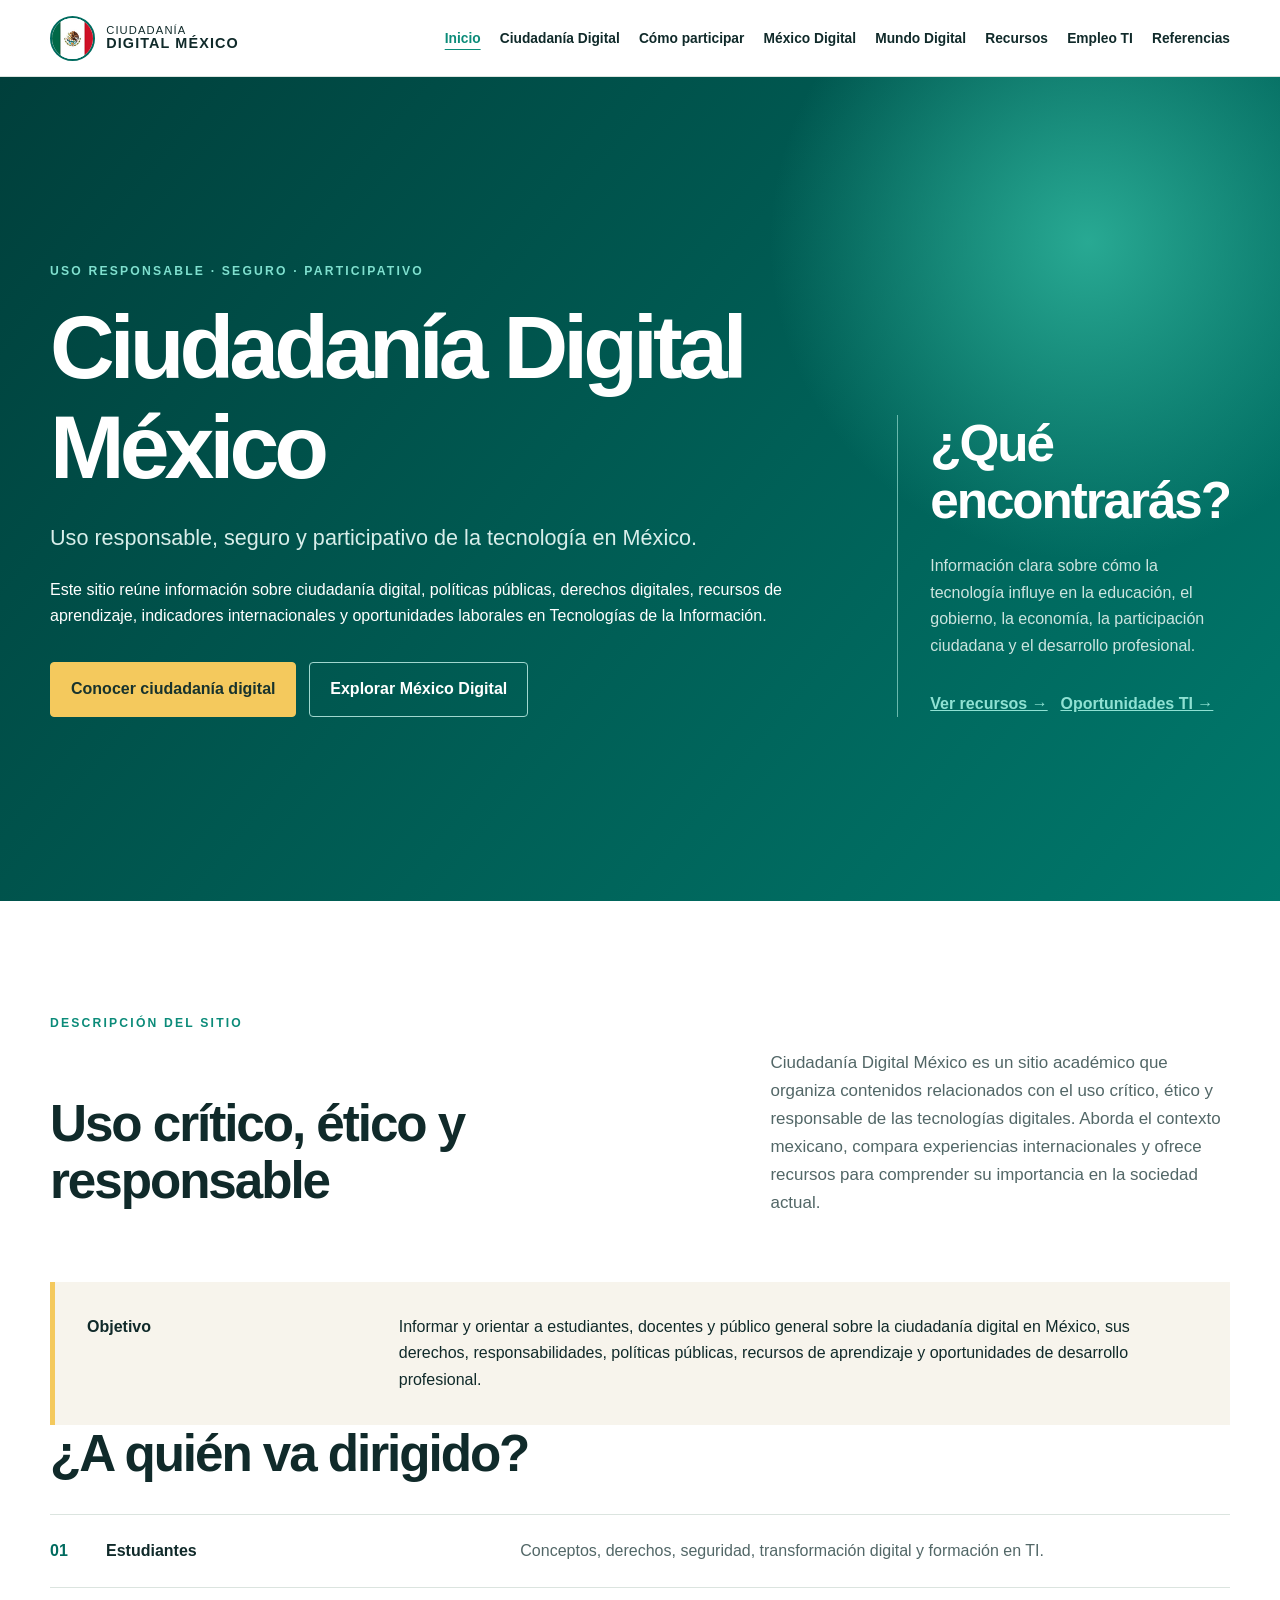
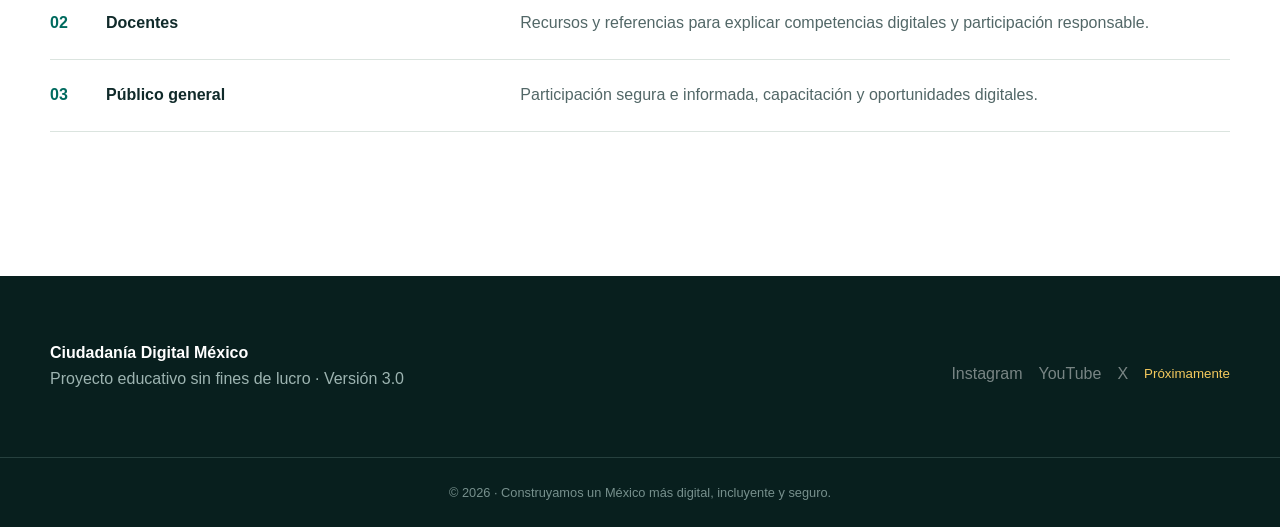
<file: src/index.html>
<!doctype html><html lang="es"><head><meta charset="utf-8"><meta name="viewport" content="width=device-width,initial-scale=1"><meta name="description" content="Uso responsable, seguro y participativo de la tecnología en México"><title>Ciudadanía Digital México</title><link rel="stylesheet" href="styles.css"><script src="site.js" defer></script></head><body><a class="skip-link" href="#contenido">Saltar al contenido</a><header id="site-header"></header><main id="contenido"><section class="hero"><div class="container hero-grid"><div><p class="eyebrow">Uso responsable · Seguro · Participativo</p><h1>Ciudadanía Digital México</h1><p class="lead">Uso responsable, seguro y participativo de la tecnología en México.</p><p>Este sitio reúne información sobre ciudadanía digital, políticas públicas, derechos digitales, recursos de aprendizaje, indicadores internacionales y oportunidades laborales en Tecnologías de la Información.</p><div class="actions"><a class="button" href="pages/ciudadania-digital.html">Conocer ciudadanía digital</a><a class="button button-ghost" href="pages/mexico-digital.html">Explorar México Digital</a></div></div><aside class="hero-card"><h2>¿Qué encontrarás?</h2><p>Información clara sobre cómo la tecnología influye en la educación, el gobierno, la economía, la participación ciudadana y el desarrollo profesional.</p><div class="actions"><a class="text-link" href="pages/recursos.html">Ver recursos →</a><a class="text-link" href="pages/empleo-ti.html">Oportunidades TI →</a></div></aside></div></section><section class="section"><div class="container"><p class="eyebrow">Descripción del sitio</p><div class="section-heading"><h2>Uso crítico, ético y responsable</h2><p>Ciudadanía Digital México es un sitio académico que organiza contenidos relacionados con el uso crítico, ético y responsable de las tecnologías digitales. Aborda el contexto mexicano, compara experiencias internacionales y ofrece recursos para comprender su importancia en la sociedad actual.</p></div><div class="callout"><strong>Objetivo</strong><p>Informar y orientar a estudiantes, docentes y público general sobre la ciudadanía digital en México, sus derechos, responsabilidades, políticas públicas, recursos de aprendizaje y oportunidades de desarrollo profesional.</p></div><h2>¿A quién va dirigido?</h2><ol class="academic-route"><li><a href="pages/ciudadania-digital.html"><strong>Estudiantes</strong><span>Conceptos, derechos, seguridad, transformación digital y formación en TI.</span></a></li><li><a href="pages/recursos.html"><strong>Docentes</strong><span>Recursos y referencias para explicar competencias digitales y participación responsable.</span></a></li><li><a href="pages/mexico-digital.html"><strong>Público general</strong><span>Participación segura e informada, capacitación y oportunidades digitales.</span></a></li></ol></div></section></main><footer id="site-footer"></footer></body></html>
</file>
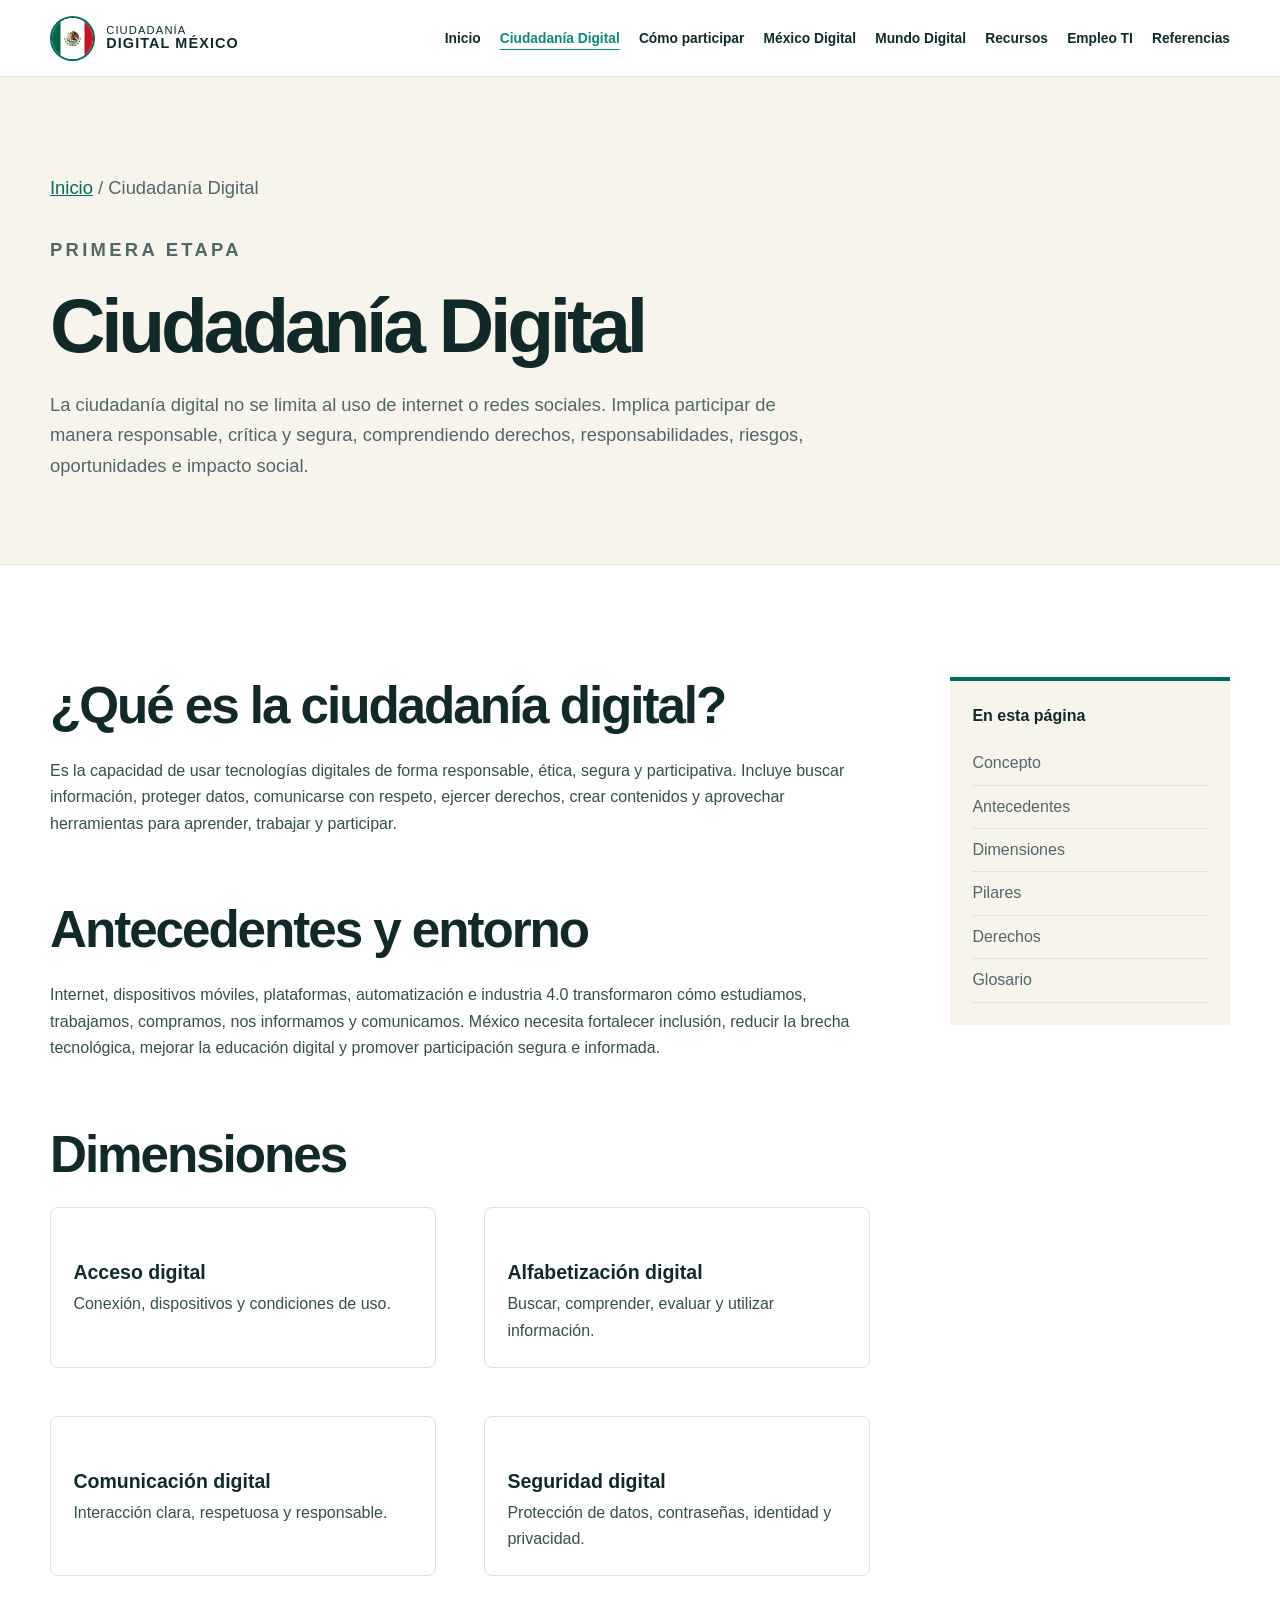
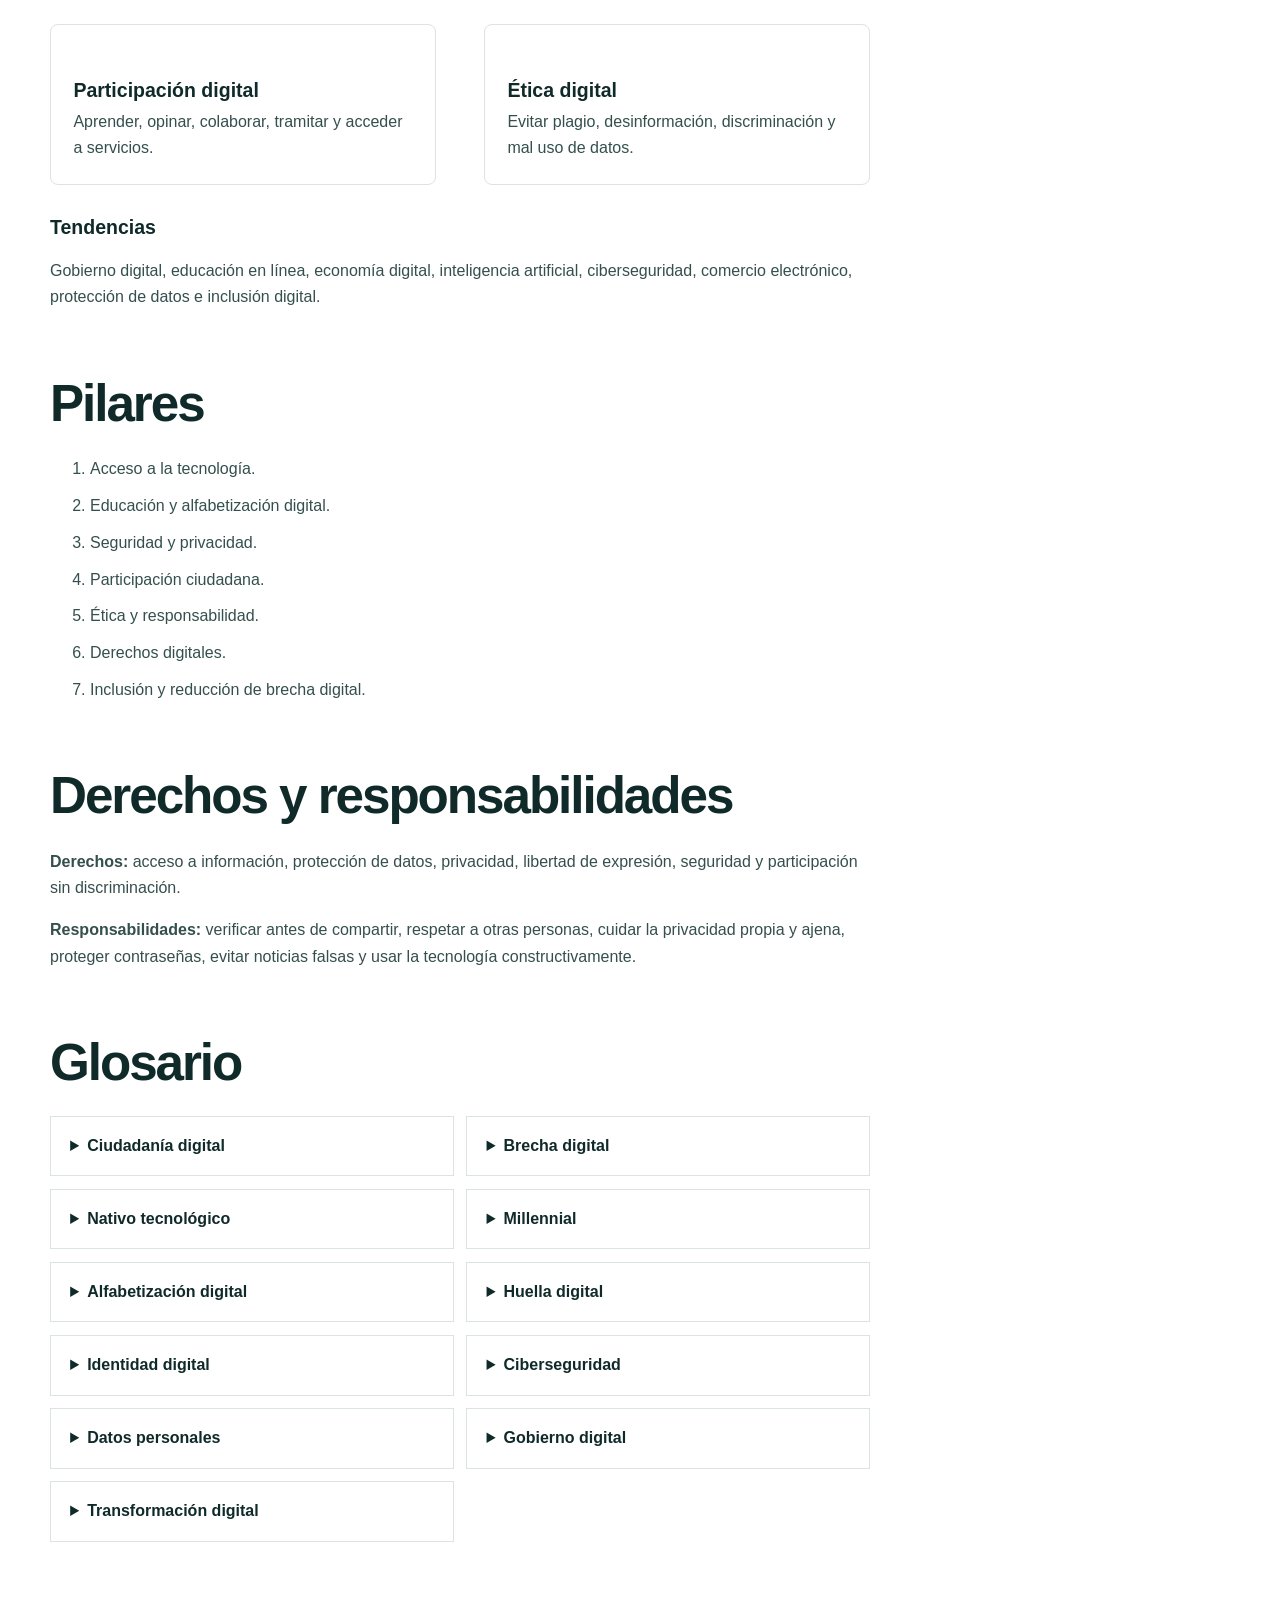
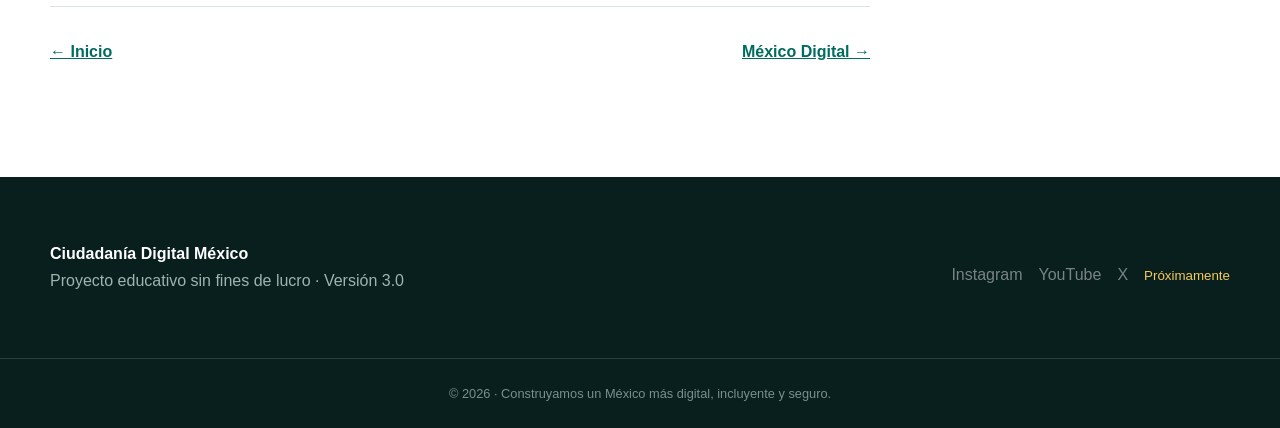
<file: src/pages/ciudadania-digital.html>
<!doctype html><html lang="es"><head><meta charset="utf-8"><meta name="viewport" content="width=device-width,initial-scale=1"><title>Ciudadanía Digital</title><link rel="stylesheet" href="../styles.css"><script src="../site.js" defer></script></head><body><a class="skip-link" href="#contenido">Saltar al contenido</a><header id="site-header"></header><main id="contenido"><section class="page-hero"><div class="container"><p class="breadcrumbs"><a href="../index.html">Inicio</a> / Ciudadanía Digital</p><p class="eyebrow">Primera etapa</p><h1>Ciudadanía Digital</h1><p>La ciudadanía digital no se limita al uso de internet o redes sociales. Implica participar de manera responsable, crítica y segura, comprendiendo derechos, responsabilidades, riesgos, oportunidades e impacto social.</p></div></section><section class="section"><div class="container content-layout"><article class="article"><h2 id="concepto">¿Qué es la ciudadanía digital?</h2><p>Es la capacidad de usar tecnologías digitales de forma responsable, ética, segura y participativa. Incluye buscar información, proteger datos, comunicarse con respeto, ejercer derechos, crear contenidos y aprovechar herramientas para aprender, trabajar y participar.</p><h2 id="antecedentes">Antecedentes y entorno</h2><p>Internet, dispositivos móviles, plataformas, automatización e industria 4.0 transformaron cómo estudiamos, trabajamos, compramos, nos informamos y comunicamos. México necesita fortalecer inclusión, reducir la brecha tecnológica, mejorar la educación digital y promover participación segura e informada.</p><h2 id="dimensiones">Dimensiones</h2><div class="grid two compact"><div class="card"><h3>Acceso digital</h3><p>Conexión, dispositivos y condiciones de uso.</p></div><div class="card"><h3>Alfabetización digital</h3><p>Buscar, comprender, evaluar y utilizar información.</p></div><div class="card"><h3>Comunicación digital</h3><p>Interacción clara, respetuosa y responsable.</p></div><div class="card"><h3>Seguridad digital</h3><p>Protección de datos, contraseñas, identidad y privacidad.</p></div><div class="card"><h3>Participación digital</h3><p>Aprender, opinar, colaborar, tramitar y acceder a servicios.</p></div><div class="card"><h3>Ética digital</h3><p>Evitar plagio, desinformación, discriminación y mal uso de datos.</p></div></div><h3>Tendencias</h3><p>Gobierno digital, educación en línea, economía digital, inteligencia artificial, ciberseguridad, comercio electrónico, protección de datos e inclusión digital.</p><h2 id="pilares">Pilares</h2><ol><li>Acceso a la tecnología.</li><li>Educación y alfabetización digital.</li><li>Seguridad y privacidad.</li><li>Participación ciudadana.</li><li>Ética y responsabilidad.</li><li>Derechos digitales.</li><li>Inclusión y reducción de brecha digital.</li></ol><h2 id="derechos">Derechos y responsabilidades</h2><p><strong>Derechos:</strong> acceso a información, protección de datos, privacidad, libertad de expresión, seguridad y participación sin discriminación.</p><p><strong>Responsabilidades:</strong> verificar antes de compartir, respetar a otras personas, cuidar la privacidad propia y ajena, proteger contraseñas, evitar noticias falsas y usar la tecnología constructivamente.</p><h2 id="glosario">Glosario</h2><div class="glossary"><details><summary>Ciudadanía digital</summary><p>Participación responsable, segura y crítica en entornos digitales.</p></details><details><summary>Brecha digital</summary><p>Desigualdad de acceso y habilidades tecnológicas.</p></details><details><summary>Nativo tecnológico</summary><p>Persona que creció con tecnología digital cotidiana.</p></details><details><summary>Millennial</summary><p>Generación que vivió la transición hacia internet.</p></details><details><summary>Alfabetización digital</summary><p>Utilizar, comprender, evaluar y crear información digital.</p></details><details><summary>Huella digital</summary><p>Rastro dejado al navegar e interactuar.</p></details><details><summary>Identidad digital</summary><p>Datos, perfiles y acciones que representan a una persona.</p></details><details><summary>Ciberseguridad</summary><p>Protección de sistemas, información e identidad.</p></details><details><summary>Datos personales</summary><p>Información que permite identificar a una persona.</p></details><details><summary>Gobierno digital</summary><p>Tecnología para mejorar trámites y servicios.</p></details><details><summary>Transformación digital</summary><p>Adopción tecnológica para mejorar procesos y participación.</p></details></div><div class="next-page"><a href="../index.html">← Inicio</a><a href="mexico-digital.html">México Digital →</a></div></article><aside class="side-nav"><strong>En esta página</strong><a href="#concepto">Concepto</a><a href="#antecedentes">Antecedentes</a><a href="#dimensiones">Dimensiones</a><a href="#pilares">Pilares</a><a href="#derechos">Derechos</a><a href="#glosario">Glosario</a></aside></div></section></main><footer id="site-footer"></footer></body></html>
</file>
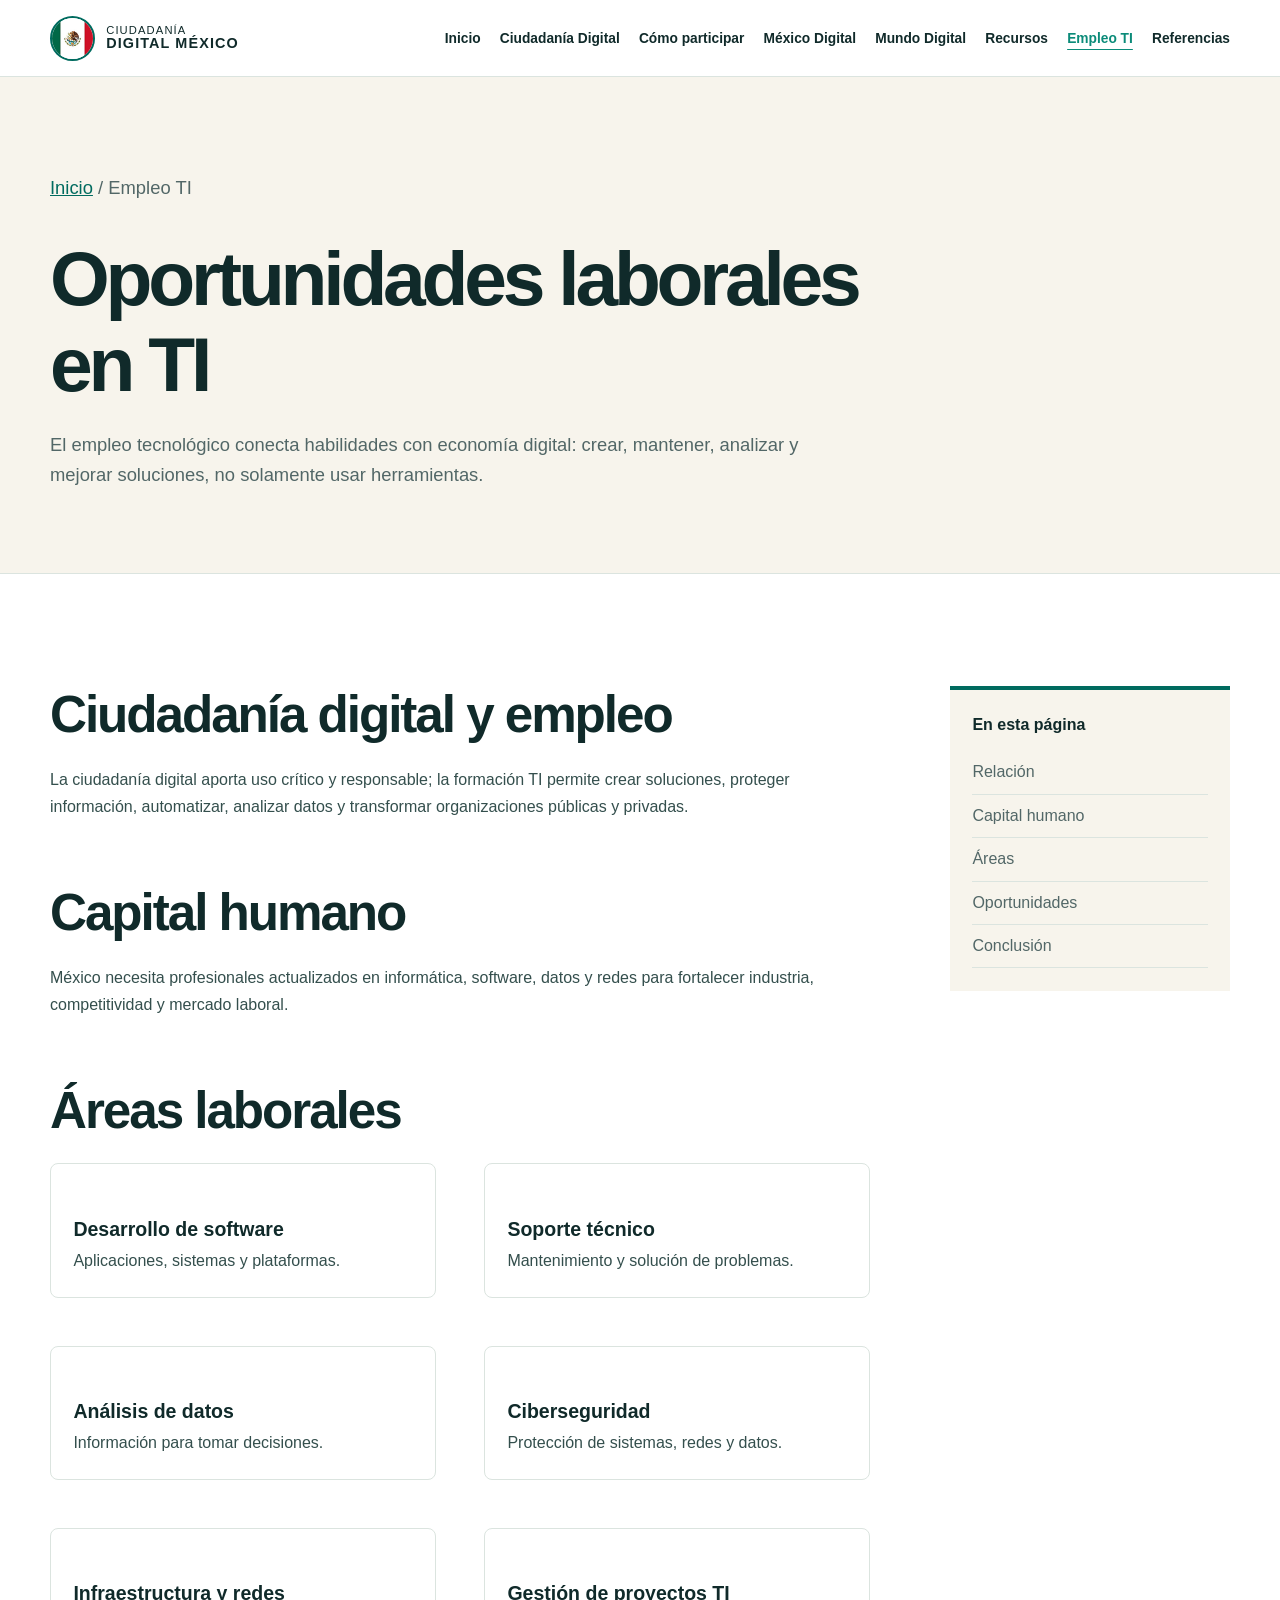
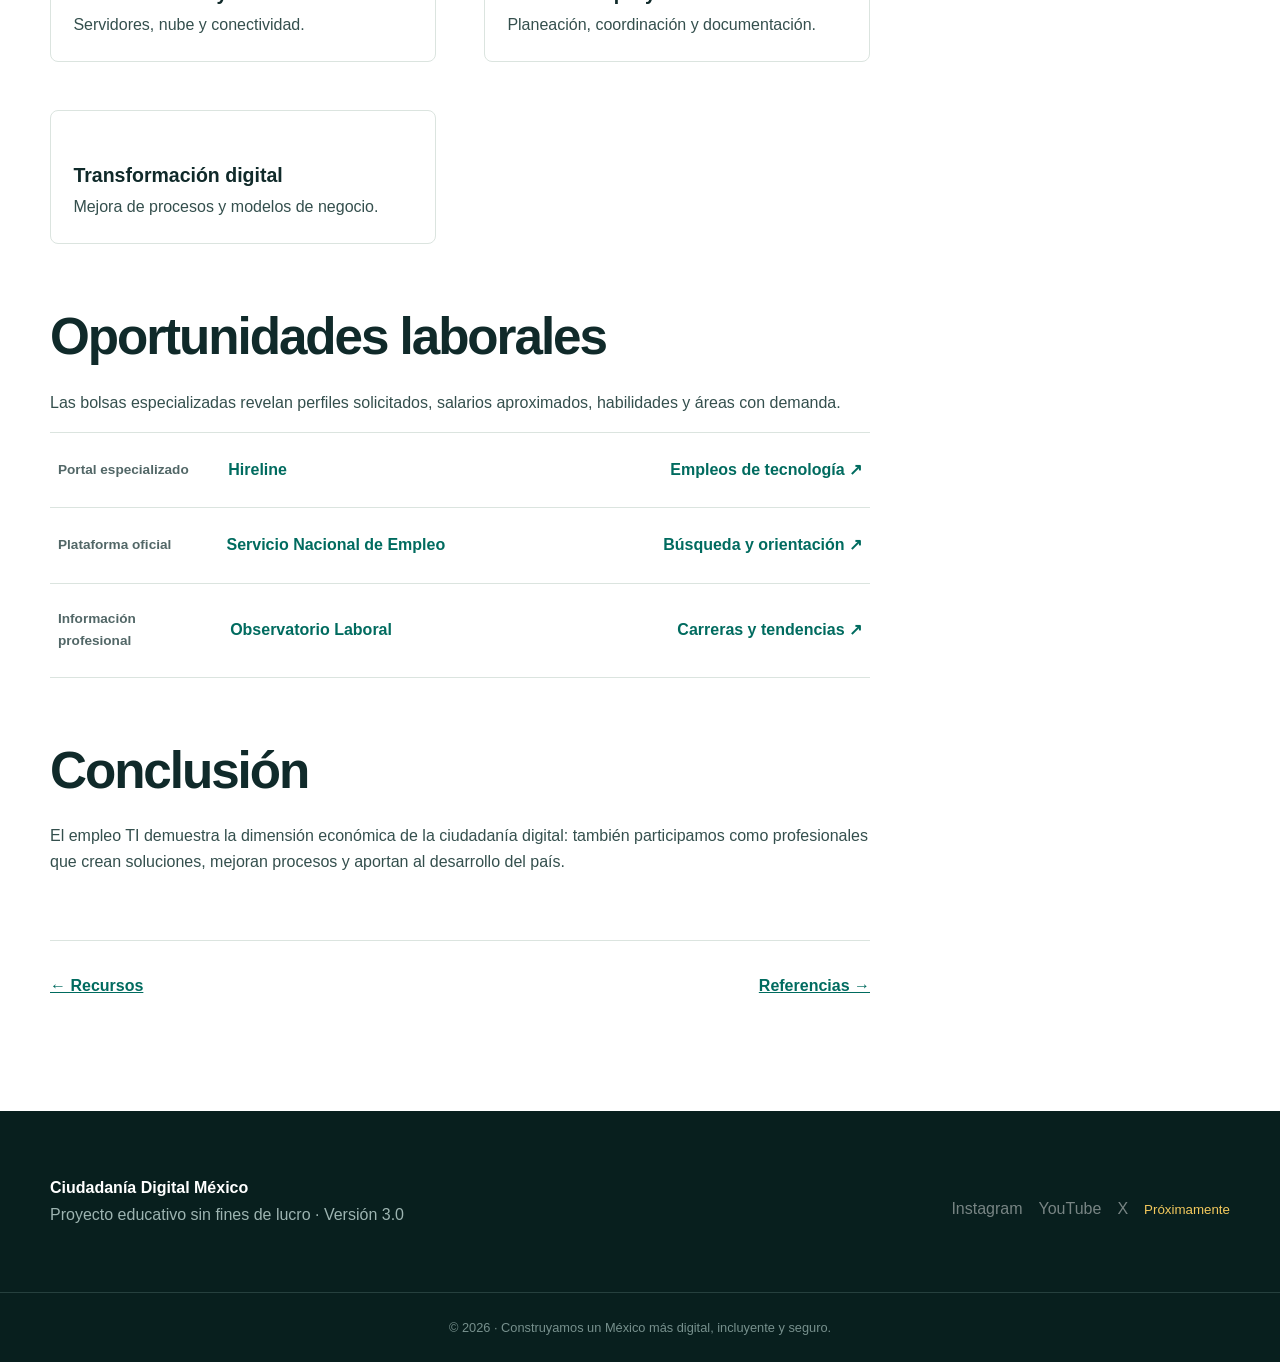
<file: src/pages/empleo-ti.html>
<!doctype html><html lang="es"><head><meta charset="utf-8"><meta name="viewport" content="width=device-width,initial-scale=1"><title>Oportunidades laborales en TI</title><link rel="stylesheet" href="../styles.css"><script src="../site.js" defer></script></head><body><a class="skip-link" href="#contenido">Saltar al contenido</a><header id="site-header"></header><main id="contenido"><section class="page-hero"><div class="container"><p class="breadcrumbs"><a href="../index.html">Inicio</a> / Empleo TI</p><h1>Oportunidades laborales en TI</h1><p>El empleo tecnológico conecta habilidades con economía digital: crear, mantener, analizar y mejorar soluciones, no solamente usar herramientas.</p></div></section><section class="section"><div class="container content-layout"><article class="article"><h2 id="relacion">Ciudadanía digital y empleo</h2><p>La ciudadanía digital aporta uso crítico y responsable; la formación TI permite crear soluciones, proteger información, automatizar, analizar datos y transformar organizaciones públicas y privadas.</p><h2 id="capital">Capital humano</h2><p>México necesita profesionales actualizados en informática, software, datos y redes para fortalecer industria, competitividad y mercado laboral.</p><h2 id="areas">Áreas laborales</h2><div class="grid two compact"><div class="card"><h3>Desarrollo de software</h3><p>Aplicaciones, sistemas y plataformas.</p></div><div class="card"><h3>Soporte técnico</h3><p>Mantenimiento y solución de problemas.</p></div><div class="card"><h3>Análisis de datos</h3><p>Información para tomar decisiones.</p></div><div class="card"><h3>Ciberseguridad</h3><p>Protección de sistemas, redes y datos.</p></div><div class="card"><h3>Infraestructura y redes</h3><p>Servidores, nube y conectividad.</p></div><div class="card"><h3>Gestión de proyectos TI</h3><p>Planeación, coordinación y documentación.</p></div><div class="card"><h3>Transformación digital</h3><p>Mejora de procesos y modelos de negocio.</p></div></div><h2 id="oportunidades">Oportunidades laborales</h2><p>Las bolsas especializadas revelan perfiles solicitados, salarios aproximados, habilidades y áreas con demanda.</p><div class="resource-list"><a target="_blank" rel="noopener" href="https://hireline.io/mx/empleos"><span>Portal especializado</span><strong>Hireline</strong><em>Empleos de tecnología ↗</em></a><a target="_blank" rel="noopener" href="https://www.empleo.gob.mx/"><span>Plataforma oficial</span><strong>Servicio Nacional de Empleo</strong><em>Búsqueda y orientación ↗</em></a><a target="_blank" rel="noopener" href="https://www.observatoriolaboral.gob.mx/"><span>Información profesional</span><strong>Observatorio Laboral</strong><em>Carreras y tendencias ↗</em></a></div><h2 id="conclusion">Conclusión</h2><p>El empleo TI demuestra la dimensión económica de la ciudadanía digital: también participamos como profesionales que crean soluciones, mejoran procesos y aportan al desarrollo del país.</p><div class="next-page"><a href="recursos.html">← Recursos</a><a href="referencias.html">Referencias →</a></div></article><aside class="side-nav"><strong>En esta página</strong><a href="#relacion">Relación</a><a href="#capital">Capital humano</a><a href="#areas">Áreas</a><a href="#oportunidades">Oportunidades</a><a href="#conclusion">Conclusión</a></aside></div></section></main><footer id="site-footer"></footer></body></html>
</file>
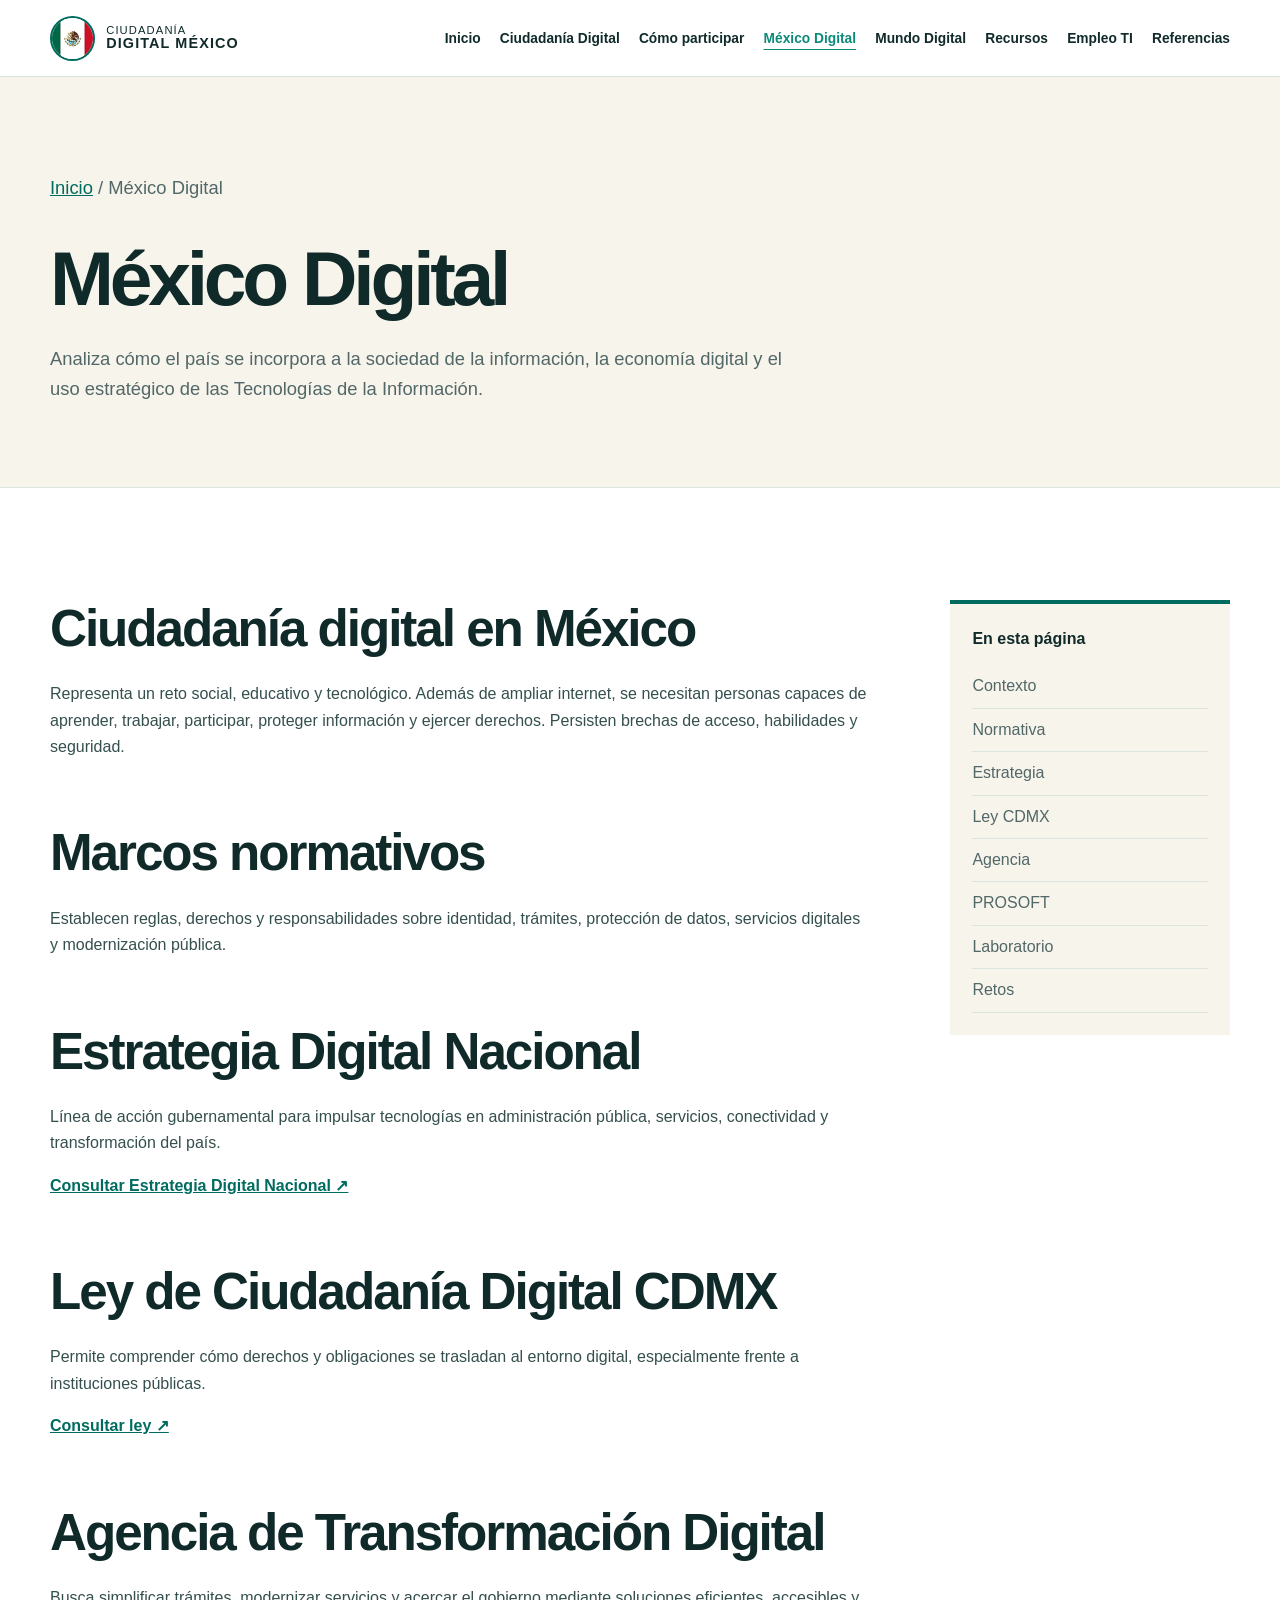
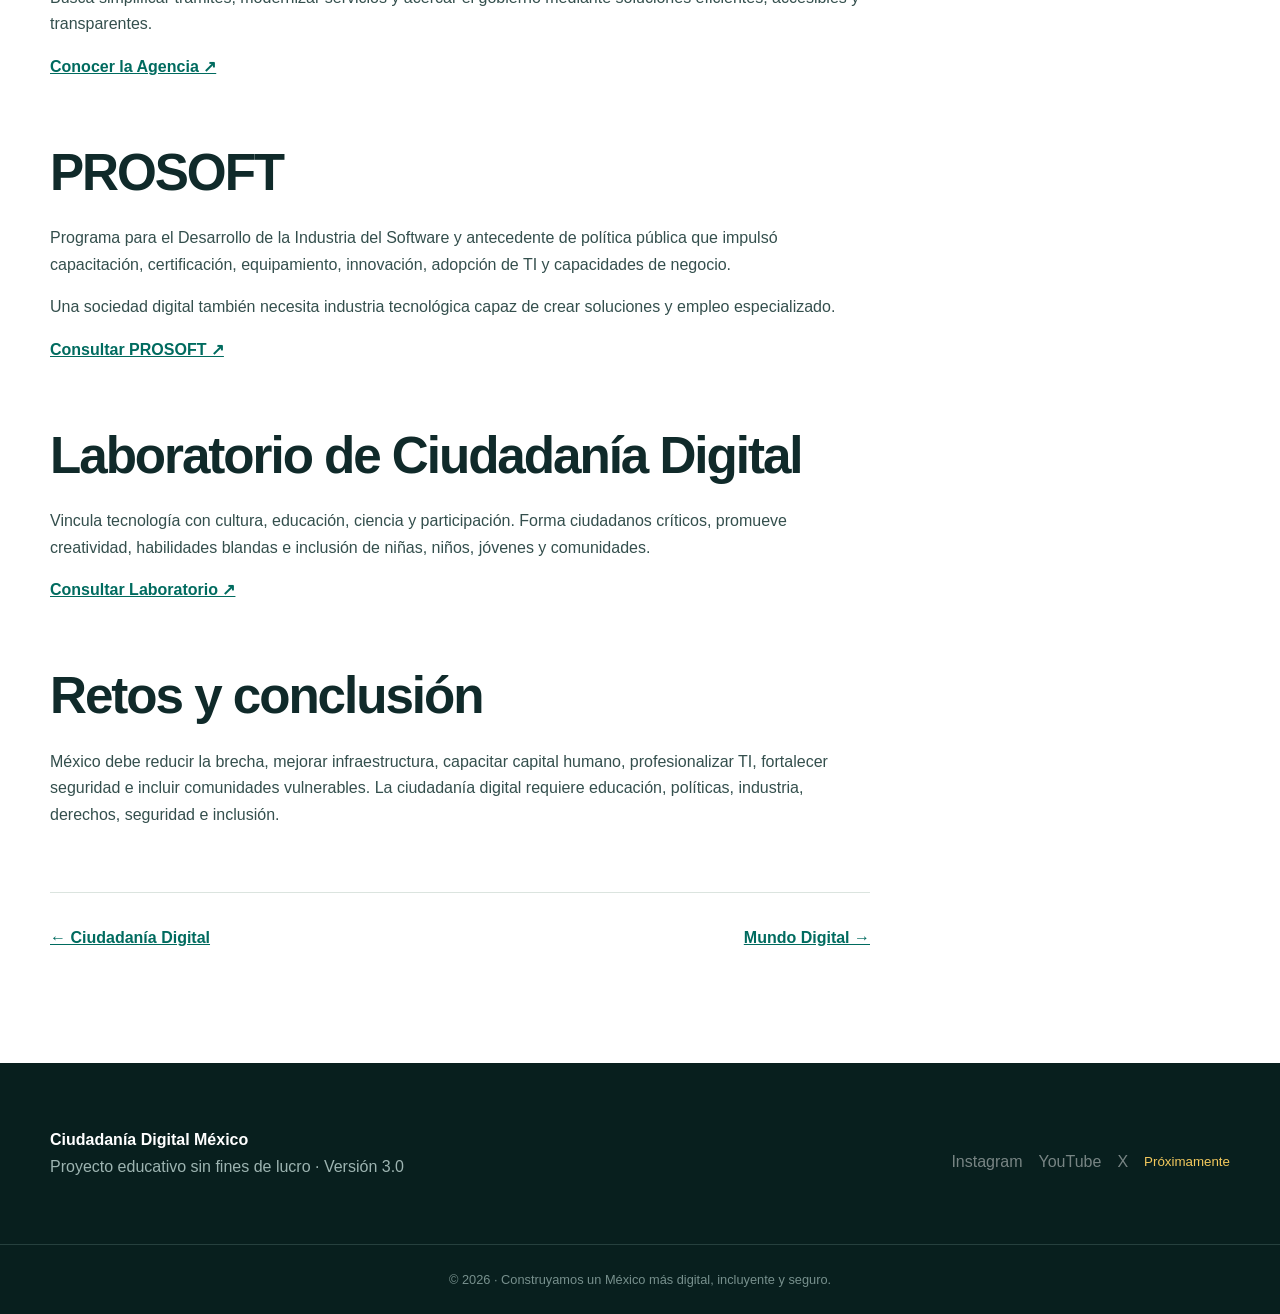
<file: src/pages/mexico-digital.html>
<!doctype html><html lang="es"><head><meta charset="utf-8"><meta name="viewport" content="width=device-width,initial-scale=1"><title>México Digital</title><link rel="stylesheet" href="../styles.css"><script src="../site.js" defer></script></head><body><a class="skip-link" href="#contenido">Saltar al contenido</a><header id="site-header"></header><main id="contenido"><section class="page-hero"><div class="container"><p class="breadcrumbs"><a href="../index.html">Inicio</a> / México Digital</p><h1>México Digital</h1><p>Analiza cómo el país se incorpora a la sociedad de la información, la economía digital y el uso estratégico de las Tecnologías de la Información.</p></div></section><section class="section"><div class="container content-layout"><article class="article"><h2 id="contexto">Ciudadanía digital en México</h2><p>Representa un reto social, educativo y tecnológico. Además de ampliar internet, se necesitan personas capaces de aprender, trabajar, participar, proteger información y ejercer derechos. Persisten brechas de acceso, habilidades y seguridad.</p><h2 id="marcos">Marcos normativos</h2><p>Establecen reglas, derechos y responsabilidades sobre identidad, trámites, protección de datos, servicios digitales y modernización pública.</p><h2 id="estrategia">Estrategia Digital Nacional</h2><p>Línea de acción gubernamental para impulsar tecnologías en administración pública, servicios, conectividad y transformación del país.</p><p><a target="_blank" rel="noopener" href="https://www.dof.gob.mx/nota_detalle.php?codigo=5628886&fecha=06/09/2021#gsc.tab=0">Consultar Estrategia Digital Nacional ↗</a></p><h2 id="ley">Ley de Ciudadanía Digital CDMX</h2><p>Permite comprender cómo derechos y obligaciones se trasladan al entorno digital, especialmente frente a instituciones públicas.</p><p><a target="_blank" rel="noopener" href="https://www.congresocdmx.gob.mx/media/documentos/689713b5e0918597c8dff3e5fbf377b08014ce6c.pdf">Consultar ley ↗</a></p><h2 id="agencia">Agencia de Transformación Digital</h2><p>Busca simplificar trámites, modernizar servicios y acercar el gobierno mediante soluciones eficientes, accesibles y transparentes.</p><p><a target="_blank" rel="noopener" href="https://www.gob.mx/presidencia/prensa/presidenta-claudia-sheinbaum-presenta-la-nueva-agencia-de-transformacion-digital-para-simplificar-tramites-y-evitar-la-corrupcion">Conocer la Agencia ↗</a></p><h2 id="prosoft">PROSOFT</h2><p>Programa para el Desarrollo de la Industria del Software y antecedente de política pública que impulsó capacitación, certificación, equipamiento, innovación, adopción de TI y capacidades de negocio.</p><p>Una sociedad digital también necesita industria tecnológica capaz de crear soluciones y empleo especializado.</p><p><a target="_blank" rel="noopener" href="https://prosoft.economia.gob.mx/">Consultar PROSOFT ↗</a></p><h2 id="laboratorio">Laboratorio de Ciudadanía Digital</h2><p>Vincula tecnología con cultura, educación, ciencia y participación. Forma ciudadanos críticos, promueve creatividad, habilidades blandas e inclusión de niñas, niños, jóvenes y comunidades.</p><p><a target="_blank" rel="noopener" href="https://www.gob.mx/cultura/prensa/laboratorio-de-ciudadania-digital-dinamico-cruce-entre-las-artes-la-cultura-y-la-ciencia">Consultar Laboratorio ↗</a></p><h2 id="retos">Retos y conclusión</h2><p>México debe reducir la brecha, mejorar infraestructura, capacitar capital humano, profesionalizar TI, fortalecer seguridad e incluir comunidades vulnerables. La ciudadanía digital requiere educación, políticas, industria, derechos, seguridad e inclusión.</p><div class="next-page"><a href="ciudadania-digital.html">← Ciudadanía Digital</a><a href="mundo.html">Mundo Digital →</a></div></article><aside class="side-nav"><strong>En esta página</strong><a href="#contexto">Contexto</a><a href="#marcos">Normativa</a><a href="#estrategia">Estrategia</a><a href="#ley">Ley CDMX</a><a href="#agencia">Agencia</a><a href="#prosoft">PROSOFT</a><a href="#laboratorio">Laboratorio</a><a href="#retos">Retos</a></aside></div></section></main><footer id="site-footer"></footer></body></html>
</file>
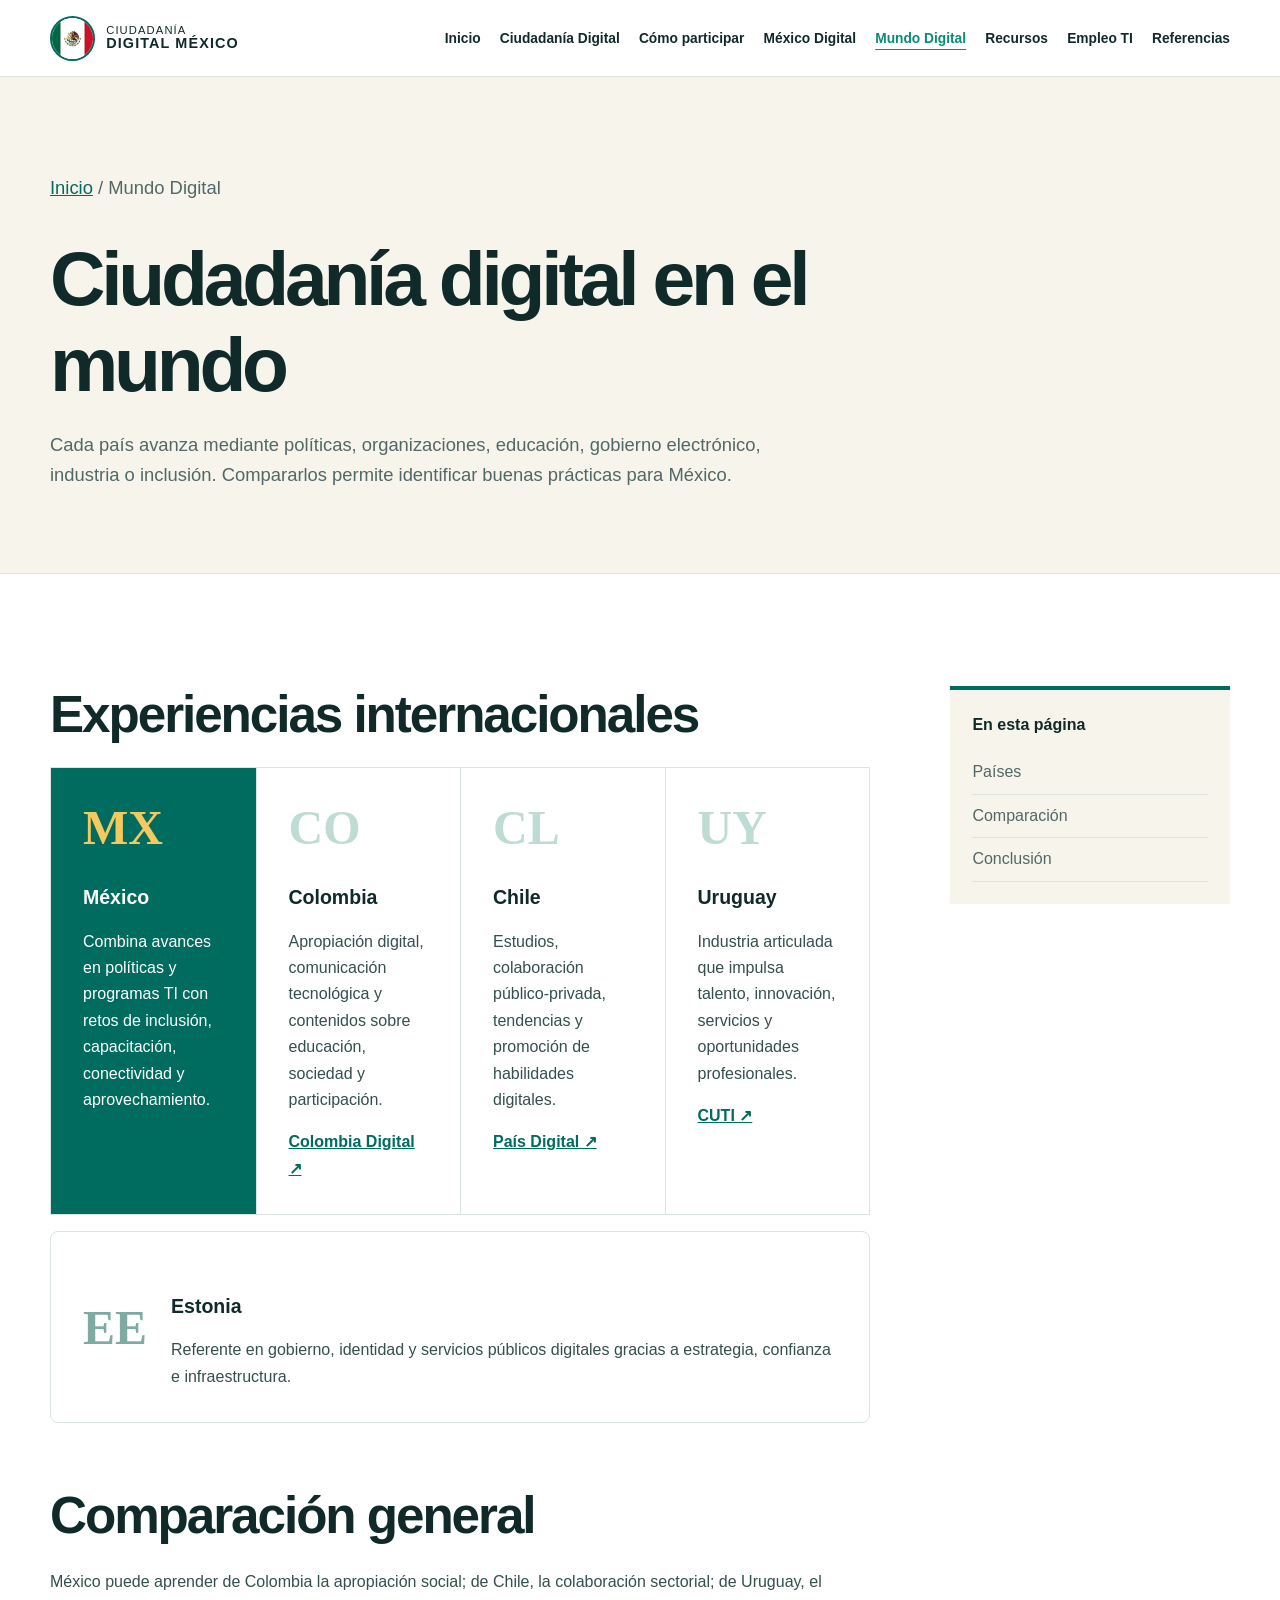
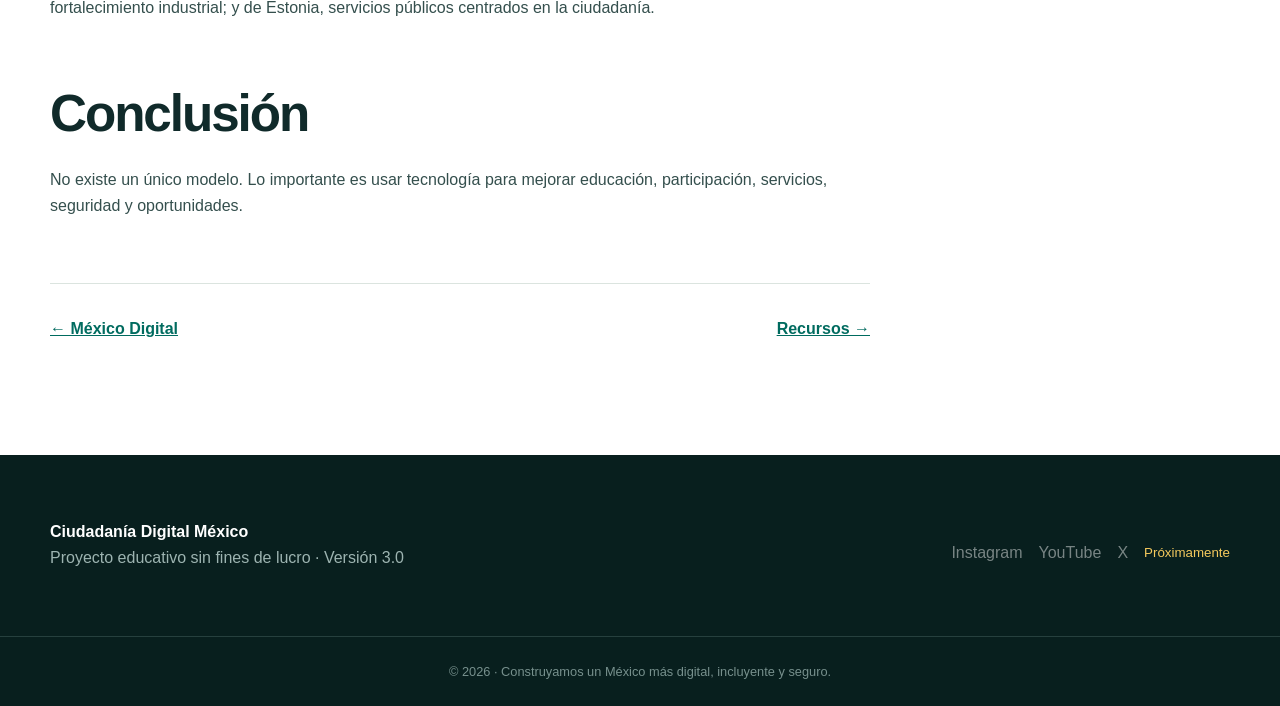
<file: src/pages/mundo.html>
<!doctype html><html lang="es"><head><meta charset="utf-8"><meta name="viewport" content="width=device-width,initial-scale=1"><title>Ciudadanía digital en el mundo</title><link rel="stylesheet" href="../styles.css"><script src="../site.js" defer></script></head><body><a class="skip-link" href="#contenido">Saltar al contenido</a><header id="site-header"></header><main id="contenido"><section class="page-hero"><div class="container"><p class="breadcrumbs"><a href="../index.html">Inicio</a> / Mundo Digital</p><h1>Ciudadanía digital en el mundo</h1><p>Cada país avanza mediante políticas, organizaciones, educación, gobierno electrónico, industria o inclusión. Compararlos permite identificar buenas prácticas para México.</p></div></section><section class="section"><div class="container content-layout"><article class="article"><h2 id="paises">Experiencias internacionales</h2><div class="country-grid"><article class="country featured"><b>MX</b><h3>México</h3><p>Combina avances en políticas y programas TI con retos de inclusión, capacitación, conectividad y aprovechamiento.</p></article><article class="country"><b>CO</b><h3>Colombia</h3><p>Apropiación digital, comunicación tecnológica y contenidos sobre educación, sociedad y participación.</p><a target="_blank" rel="noopener" href="https://colombiadigital.net/">Colombia Digital ↗</a></article><article class="country"><b>CL</b><h3>Chile</h3><p>Estudios, colaboración público-privada, tendencias y promoción de habilidades digitales.</p><a target="_blank" rel="noopener" href="https://paisdigital.org/">País Digital ↗</a></article><article class="country"><b>UY</b><h3>Uruguay</h3><p>Industria articulada que impulsa talento, innovación, servicios y oportunidades profesionales.</p><a target="_blank" rel="noopener" href="https://cuti.org.uy/">CUTI ↗</a></article></div><div class="card country-extra"><b>EE</b><div><h3>Estonia</h3><p>Referente en gobierno, identidad y servicios públicos digitales gracias a estrategia, confianza e infraestructura.</p></div></div><h2 id="comparacion">Comparación general</h2><p>México puede aprender de Colombia la apropiación social; de Chile, la colaboración sectorial; de Uruguay, el fortalecimiento industrial; y de Estonia, servicios públicos centrados en la ciudadanía.</p><h2 id="conclusion">Conclusión</h2><p>No existe un único modelo. Lo importante es usar tecnología para mejorar educación, participación, servicios, seguridad y oportunidades.</p><div class="next-page"><a href="mexico-digital.html">← México Digital</a><a href="recursos.html">Recursos →</a></div></article><aside class="side-nav"><strong>En esta página</strong><a href="#paises">Países</a><a href="#comparacion">Comparación</a><a href="#conclusion">Conclusión</a></aside></div></section></main><footer id="site-footer"></footer></body></html>
</file>
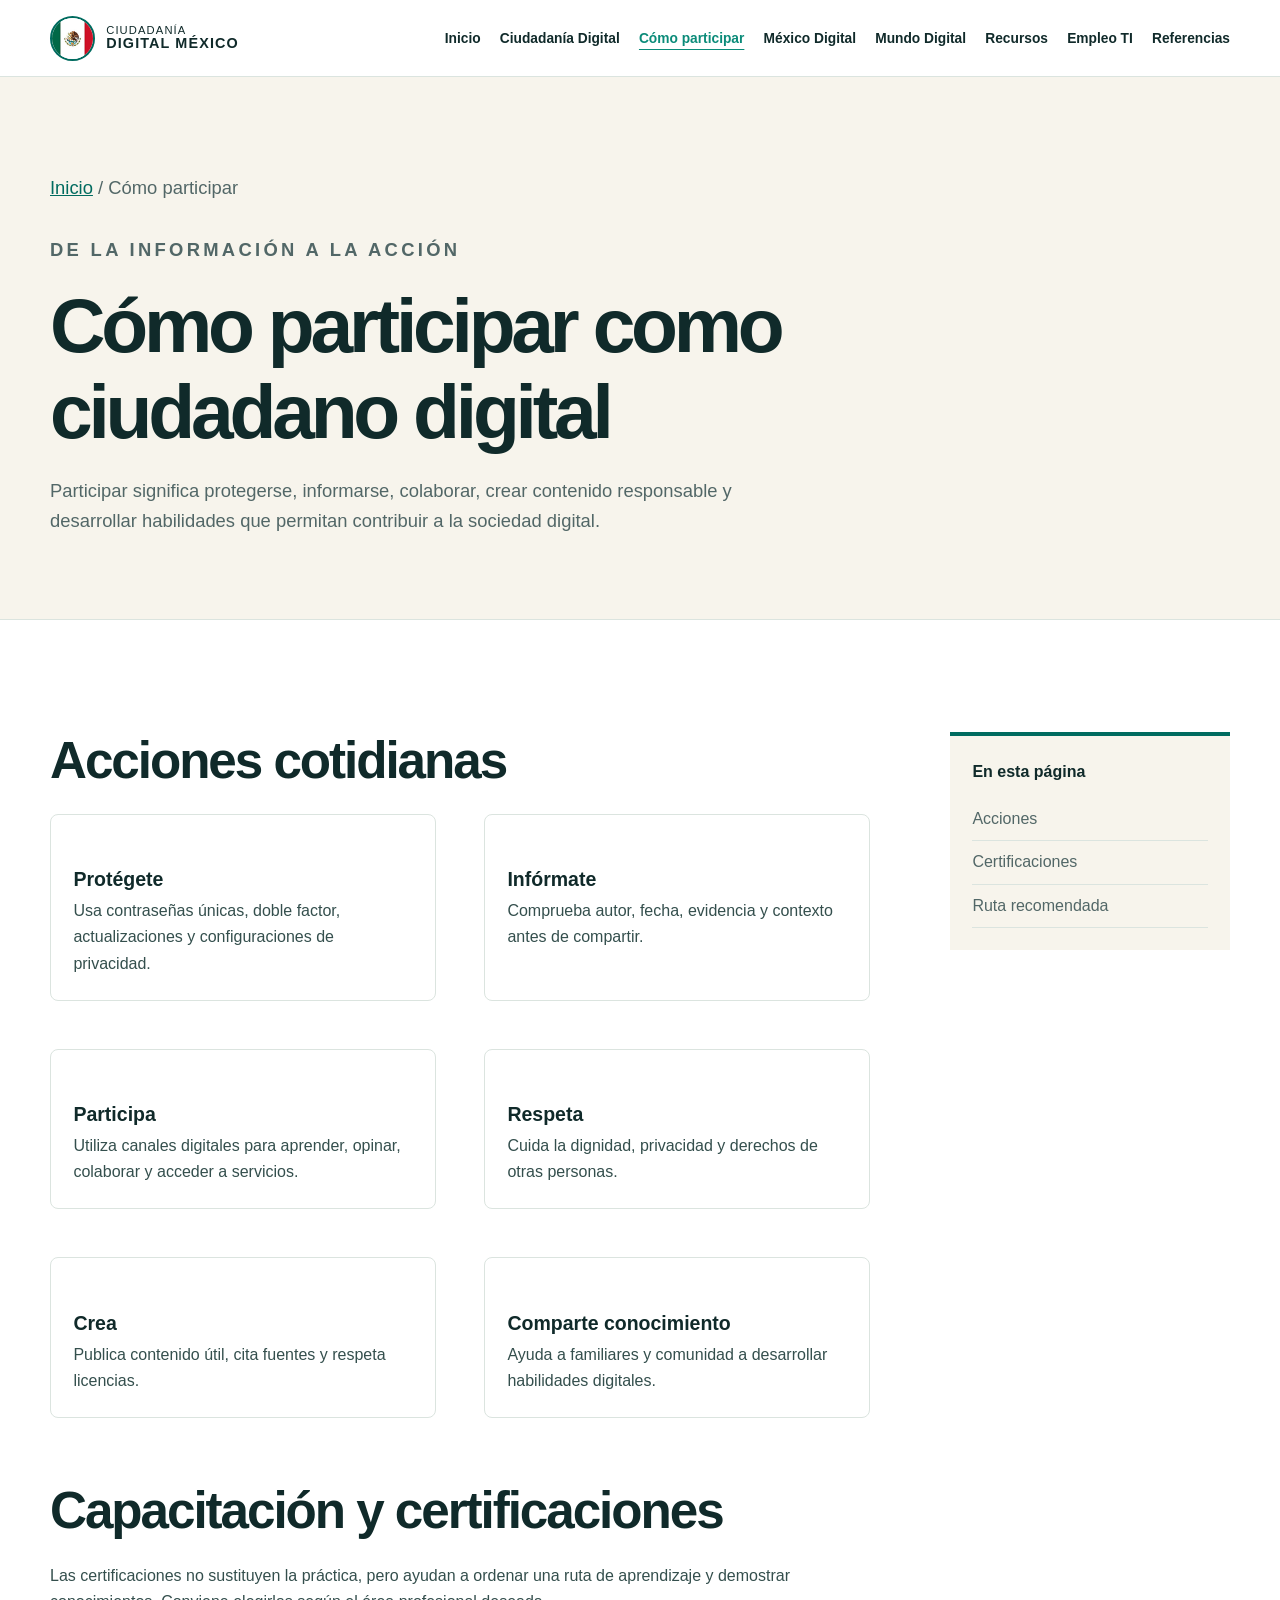
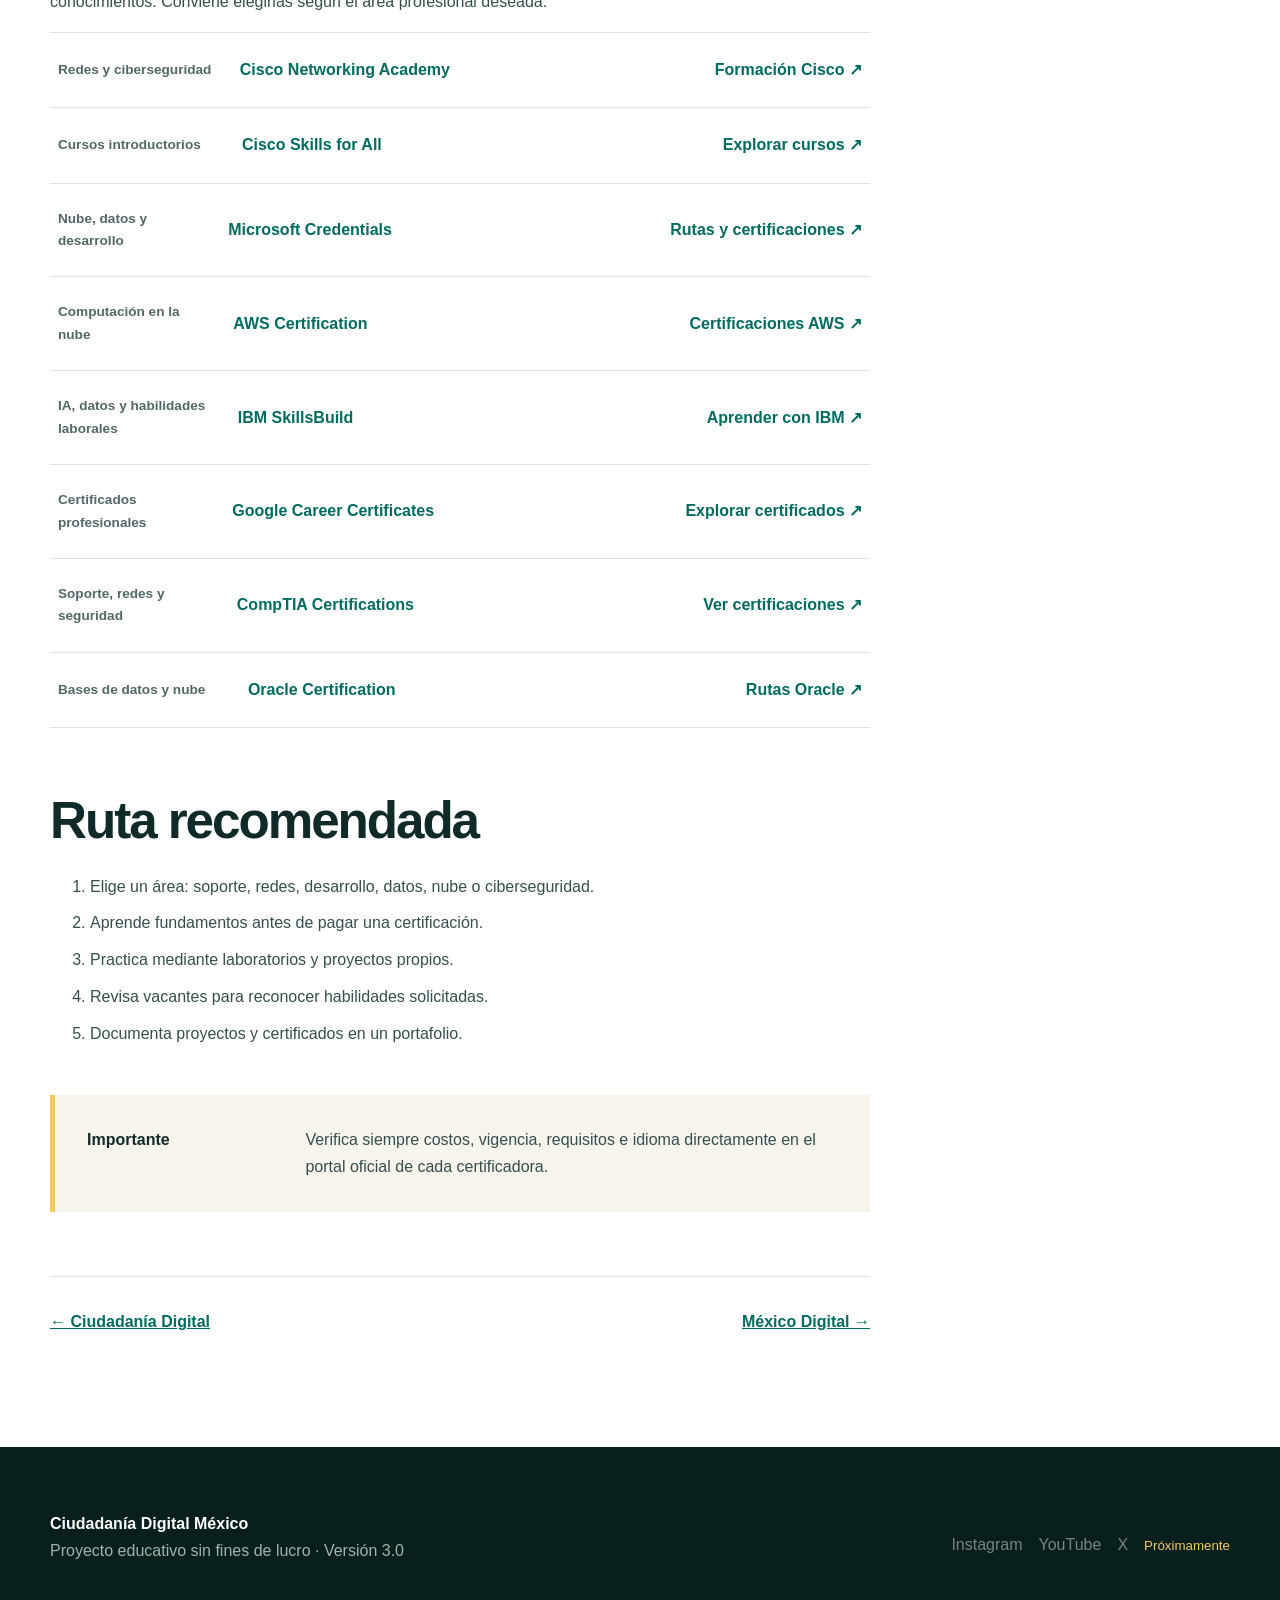
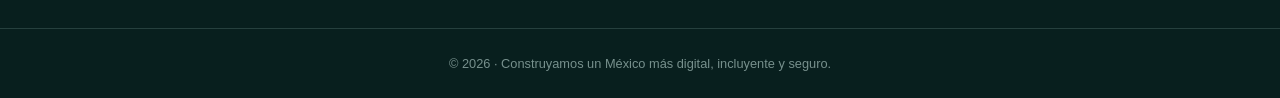
<file: src/pages/participar.html>
<!doctype html><html lang="es"><head><meta charset="utf-8"><meta name="viewport" content="width=device-width,initial-scale=1"><title>Cómo participar | Ciudadanía Digital México</title><link rel="stylesheet" href="../styles.css"><script src="../site.js" defer></script></head><body><a class="skip-link" href="#contenido">Saltar al contenido</a><header id="site-header"></header><main id="contenido"><section class="page-hero"><div class="container"><p class="breadcrumbs"><a href="../index.html">Inicio</a> / Cómo participar</p><p class="eyebrow">De la información a la acción</p><h1>Cómo participar como ciudadano digital</h1><p>Participar significa protegerse, informarse, colaborar, crear contenido responsable y desarrollar habilidades que permitan contribuir a la sociedad digital.</p></div></section><section class="section"><div class="container content-layout"><article class="article"><h2 id="acciones">Acciones cotidianas</h2><div class="grid two compact"><div class="card"><h3>Protégete</h3><p>Usa contraseñas únicas, doble factor, actualizaciones y configuraciones de privacidad.</p></div><div class="card"><h3>Infórmate</h3><p>Comprueba autor, fecha, evidencia y contexto antes de compartir.</p></div><div class="card"><h3>Participa</h3><p>Utiliza canales digitales para aprender, opinar, colaborar y acceder a servicios.</p></div><div class="card"><h3>Respeta</h3><p>Cuida la dignidad, privacidad y derechos de otras personas.</p></div><div class="card"><h3>Crea</h3><p>Publica contenido útil, cita fuentes y respeta licencias.</p></div><div class="card"><h3>Comparte conocimiento</h3><p>Ayuda a familiares y comunidad a desarrollar habilidades digitales.</p></div></div><h2 id="formacion">Capacitación y certificaciones</h2><p>Las certificaciones no sustituyen la práctica, pero ayudan a ordenar una ruta de aprendizaje y demostrar conocimientos. Conviene elegirlas según el área profesional deseada.</p><div class="resource-list"><a target="_blank" rel="noopener" href="https://www.netacad.com/"><span>Redes y ciberseguridad</span><strong>Cisco Networking Academy</strong><em>Formación Cisco ↗</em></a><a target="_blank" rel="noopener" href="https://skillsforall.com/"><span>Cursos introductorios</span><strong>Cisco Skills for All</strong><em>Explorar cursos ↗</em></a><a target="_blank" rel="noopener" href="https://learn.microsoft.com/es-es/credentials/"><span>Nube, datos y desarrollo</span><strong>Microsoft Credentials</strong><em>Rutas y certificaciones ↗</em></a><a target="_blank" rel="noopener" href="https://aws.amazon.com/es/certification/"><span>Computación en la nube</span><strong>AWS Certification</strong><em>Certificaciones AWS ↗</em></a><a target="_blank" rel="noopener" href="https://skillsbuild.org/es"><span>IA, datos y habilidades laborales</span><strong>IBM SkillsBuild</strong><em>Aprender con IBM ↗</em></a><a target="_blank" rel="noopener" href="https://grow.google/intl/es/google-career-certificates/"><span>Certificados profesionales</span><strong>Google Career Certificates</strong><em>Explorar certificados ↗</em></a><a target="_blank" rel="noopener" href="https://www.comptia.org/certifications"><span>Soporte, redes y seguridad</span><strong>CompTIA Certifications</strong><em>Ver certificaciones ↗</em></a><a target="_blank" rel="noopener" href="https://education.oracle.com/oracle-certification-path/pFamily_48"><span>Bases de datos y nube</span><strong>Oracle Certification</strong><em>Rutas Oracle ↗</em></a></div><h2 id="ruta">Ruta recomendada</h2><ol><li>Elige un área: soporte, redes, desarrollo, datos, nube o ciberseguridad.</li><li>Aprende fundamentos antes de pagar una certificación.</li><li>Practica mediante laboratorios y proyectos propios.</li><li>Revisa vacantes para reconocer habilidades solicitadas.</li><li>Documenta proyectos y certificados en un portafolio.</li></ol><div class="callout"><strong>Importante</strong><p>Verifica siempre costos, vigencia, requisitos e idioma directamente en el portal oficial de cada certificadora.</p></div><div class="next-page"><a href="ciudadania-digital.html">← Ciudadanía Digital</a><a href="mexico-digital.html">México Digital →</a></div></article><aside class="side-nav"><strong>En esta página</strong><a href="#acciones">Acciones</a><a href="#formacion">Certificaciones</a><a href="#ruta">Ruta recomendada</a></aside></div></section></main><footer id="site-footer"></footer></body></html>
</file>
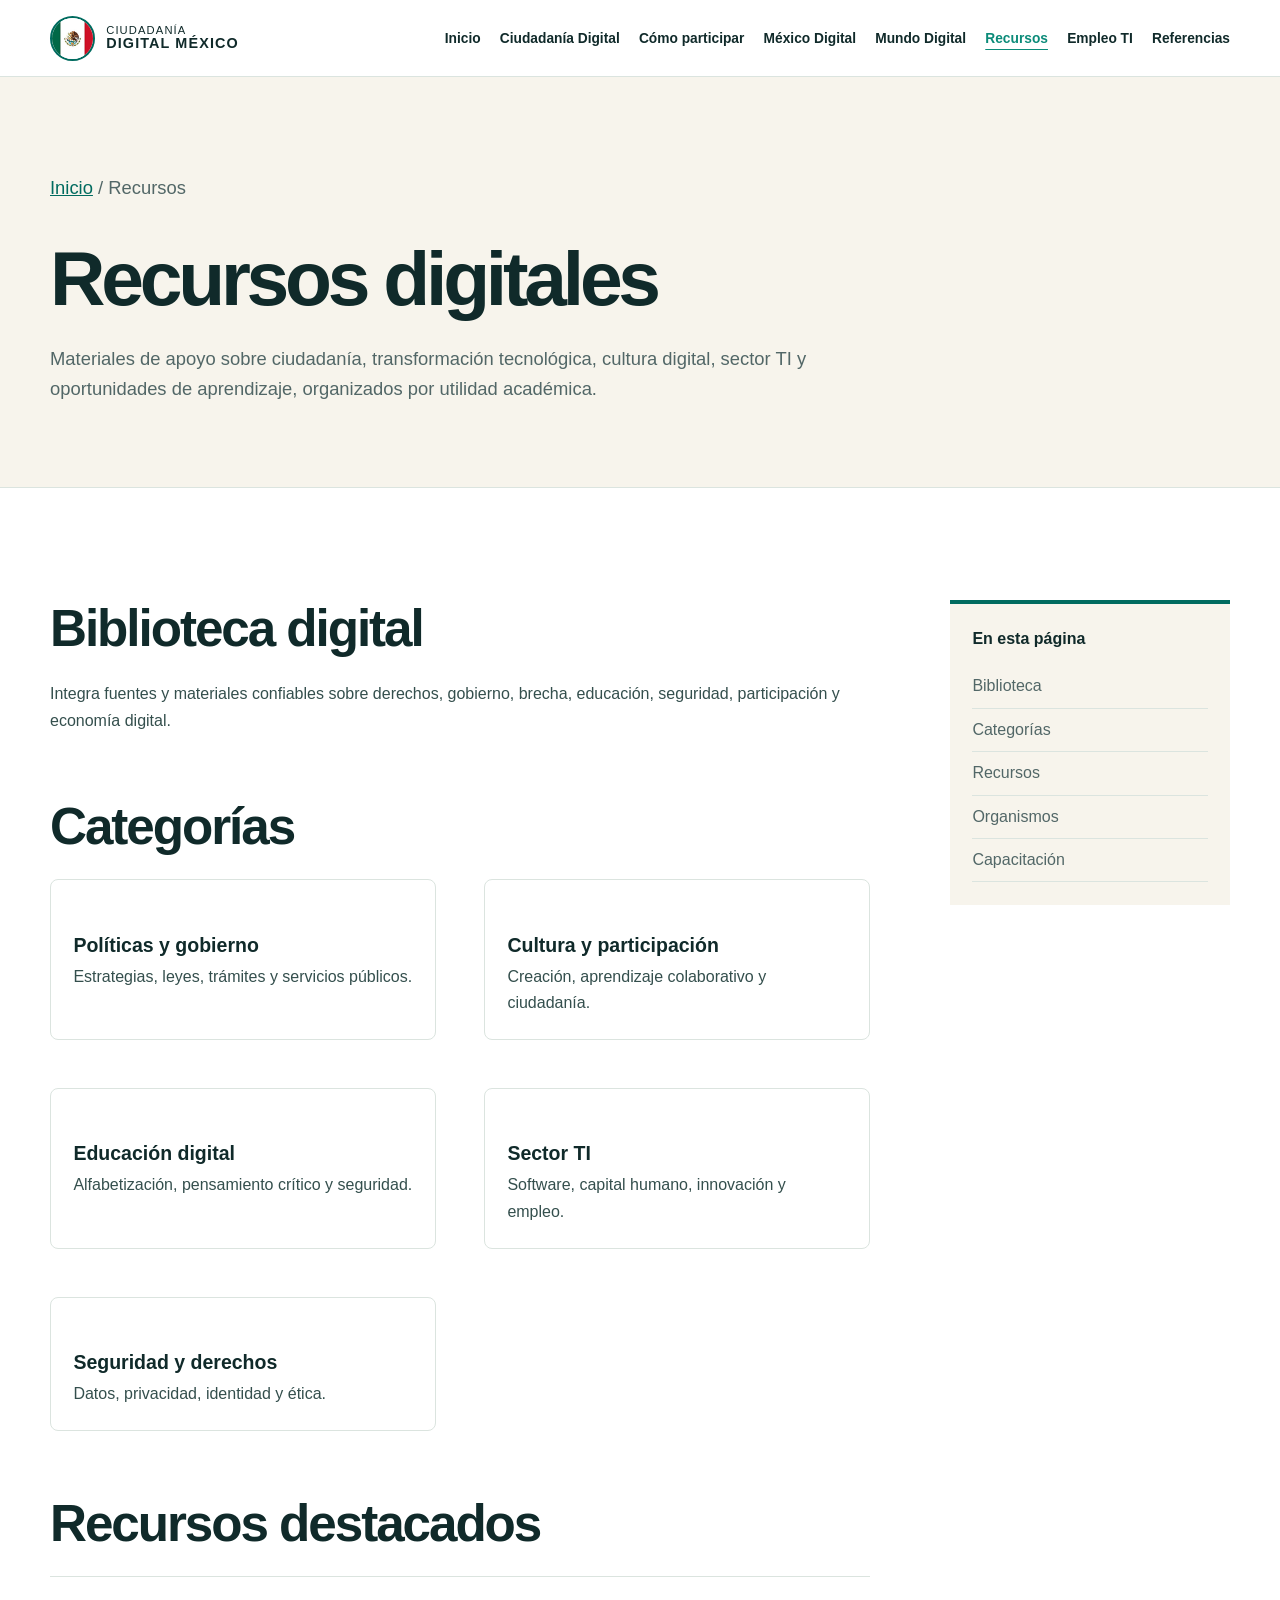
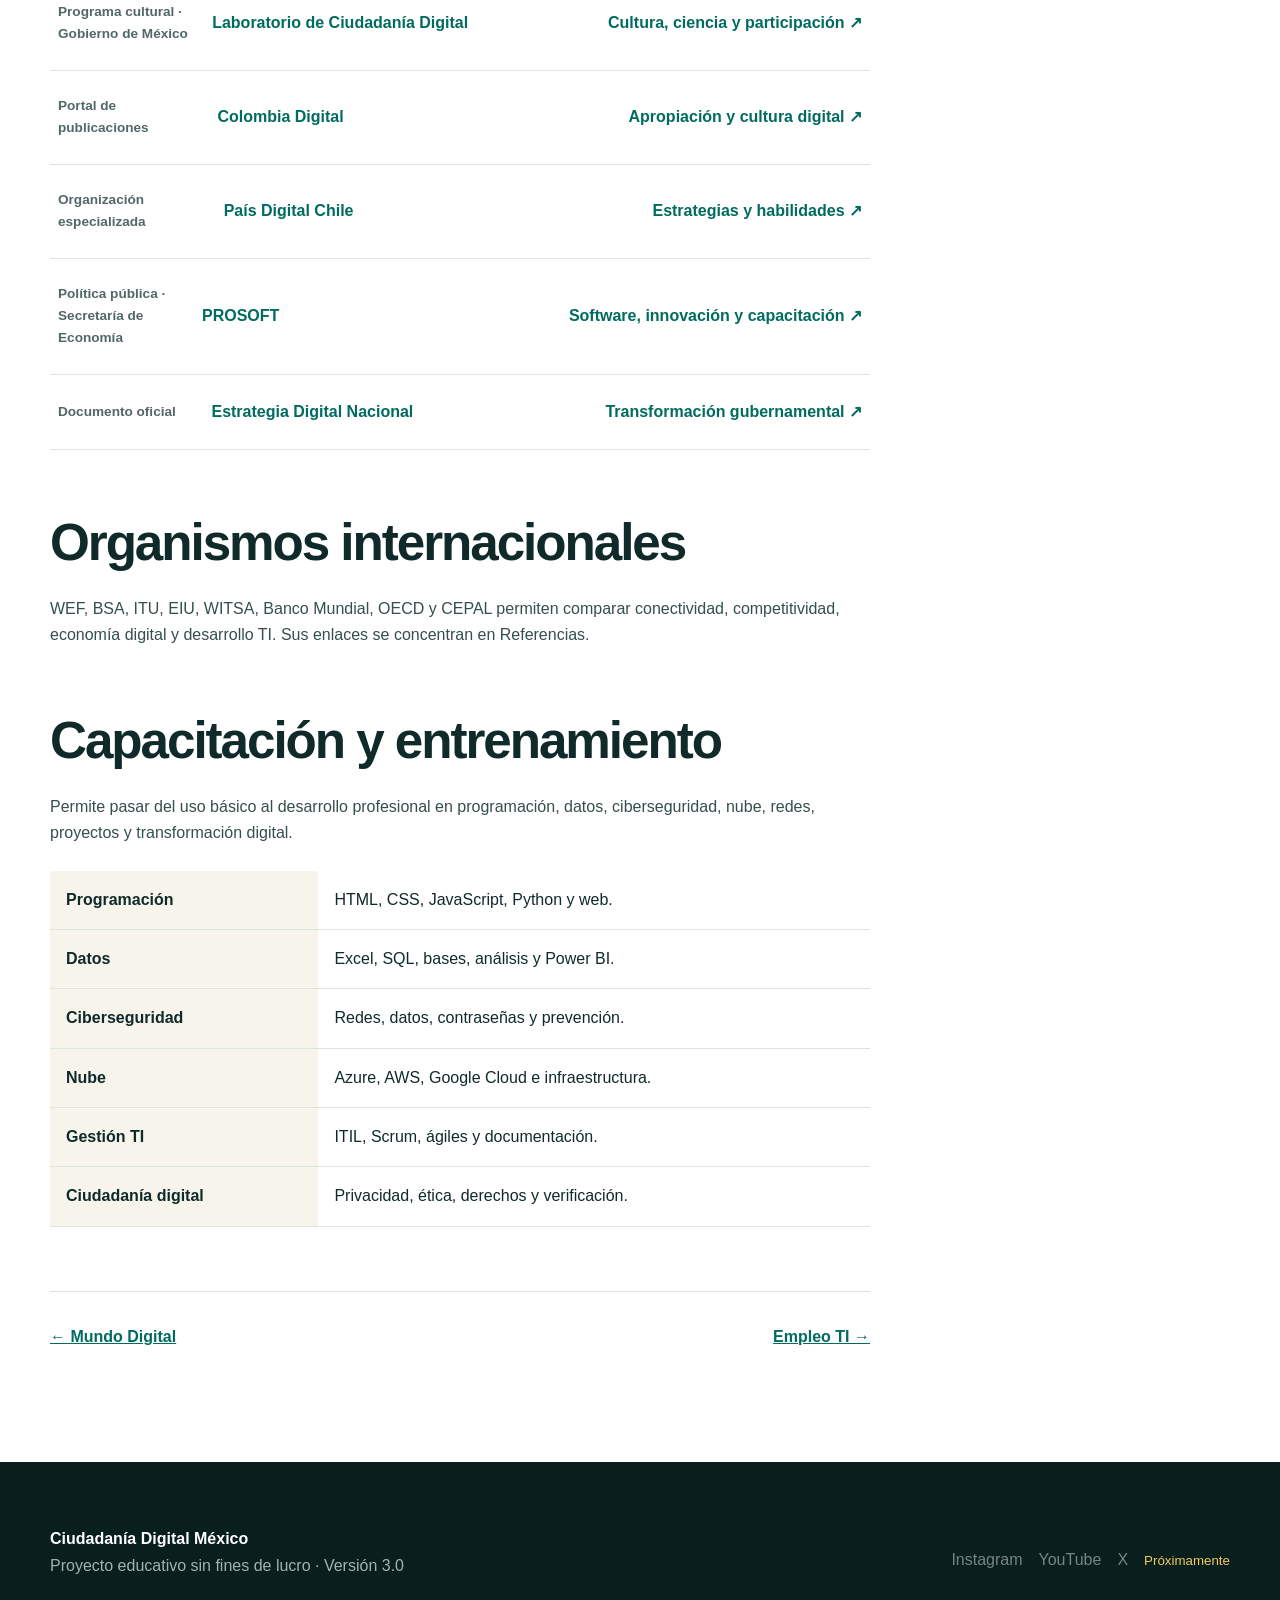
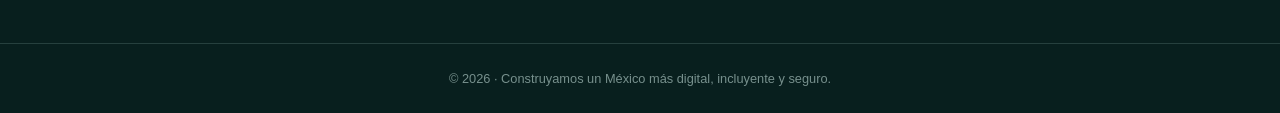
<file: src/pages/recursos.html>
<!doctype html><html lang="es"><head><meta charset="utf-8"><meta name="viewport" content="width=device-width,initial-scale=1"><title>Recursos digitales</title><link rel="stylesheet" href="../styles.css"><script src="../site.js" defer></script></head><body><a class="skip-link" href="#contenido">Saltar al contenido</a><header id="site-header"></header><main id="contenido"><section class="page-hero"><div class="container"><p class="breadcrumbs"><a href="../index.html">Inicio</a> / Recursos</p><h1>Recursos digitales</h1><p>Materiales de apoyo sobre ciudadanía, transformación tecnológica, cultura digital, sector TI y oportunidades de aprendizaje, organizados por utilidad académica.</p></div></section><section class="section"><div class="container content-layout"><article class="article"><h2 id="biblioteca">Biblioteca digital</h2><p>Integra fuentes y materiales confiables sobre derechos, gobierno, brecha, educación, seguridad, participación y economía digital.</p><h2 id="categorias">Categorías</h2><div class="grid two compact"><div class="card"><h3>Políticas y gobierno</h3><p>Estrategias, leyes, trámites y servicios públicos.</p></div><div class="card"><h3>Cultura y participación</h3><p>Creación, aprendizaje colaborativo y ciudadanía.</p></div><div class="card"><h3>Educación digital</h3><p>Alfabetización, pensamiento crítico y seguridad.</p></div><div class="card"><h3>Sector TI</h3><p>Software, capital humano, innovación y empleo.</p></div><div class="card"><h3>Seguridad y derechos</h3><p>Datos, privacidad, identidad y ética.</p></div></div><h2 id="recursos">Recursos destacados</h2><div class="resource-list"><a target="_blank" rel="noopener" href="https://www.gob.mx/cultura/prensa/laboratorio-de-ciudadania-digital-dinamico-cruce-entre-las-artes-la-cultura-y-la-ciencia"><span>Programa cultural · Gobierno de México</span><strong>Laboratorio de Ciudadanía Digital</strong><em>Cultura, ciencia y participación ↗</em></a><a target="_blank" rel="noopener" href="https://colombiadigital.net/"><span>Portal de publicaciones</span><strong>Colombia Digital</strong><em>Apropiación y cultura digital ↗</em></a><a target="_blank" rel="noopener" href="https://paisdigital.org/"><span>Organización especializada</span><strong>País Digital Chile</strong><em>Estrategias y habilidades ↗</em></a><a target="_blank" rel="noopener" href="https://prosoft.economia.gob.mx/"><span>Política pública · Secretaría de Economía</span><strong>PROSOFT</strong><em>Software, innovación y capacitación ↗</em></a><a target="_blank" rel="noopener" href="https://www.dof.gob.mx/nota_detalle.php?codigo=5628886&fecha=06/09/2021#gsc.tab=0"><span>Documento oficial</span><strong>Estrategia Digital Nacional</strong><em>Transformación gubernamental ↗</em></a></div><h2 id="organismos">Organismos internacionales</h2><p>WEF, BSA, ITU, EIU, WITSA, Banco Mundial, OECD y CEPAL permiten comparar conectividad, competitividad, economía digital y desarrollo TI. Sus enlaces se concentran en Referencias.</p><h2 id="capacitacion">Capacitación y entrenamiento</h2><p>Permite pasar del uso básico al desarrollo profesional en programación, datos, ciberseguridad, nube, redes, proyectos y transformación digital.</p><table class="data-table"><tbody><tr><th>Programación</th><td>HTML, CSS, JavaScript, Python y web.</td></tr><tr><th>Datos</th><td>Excel, SQL, bases, análisis y Power BI.</td></tr><tr><th>Ciberseguridad</th><td>Redes, datos, contraseñas y prevención.</td></tr><tr><th>Nube</th><td>Azure, AWS, Google Cloud e infraestructura.</td></tr><tr><th>Gestión TI</th><td>ITIL, Scrum, ágiles y documentación.</td></tr><tr><th>Ciudadanía digital</th><td>Privacidad, ética, derechos y verificación.</td></tr></tbody></table><div class="next-page"><a href="mundo.html">← Mundo Digital</a><a href="empleo-ti.html">Empleo TI →</a></div></article><aside class="side-nav"><strong>En esta página</strong><a href="#biblioteca">Biblioteca</a><a href="#categorias">Categorías</a><a href="#recursos">Recursos</a><a href="#organismos">Organismos</a><a href="#capacitacion">Capacitación</a></aside></div></section></main><footer id="site-footer"></footer></body></html>
</file>
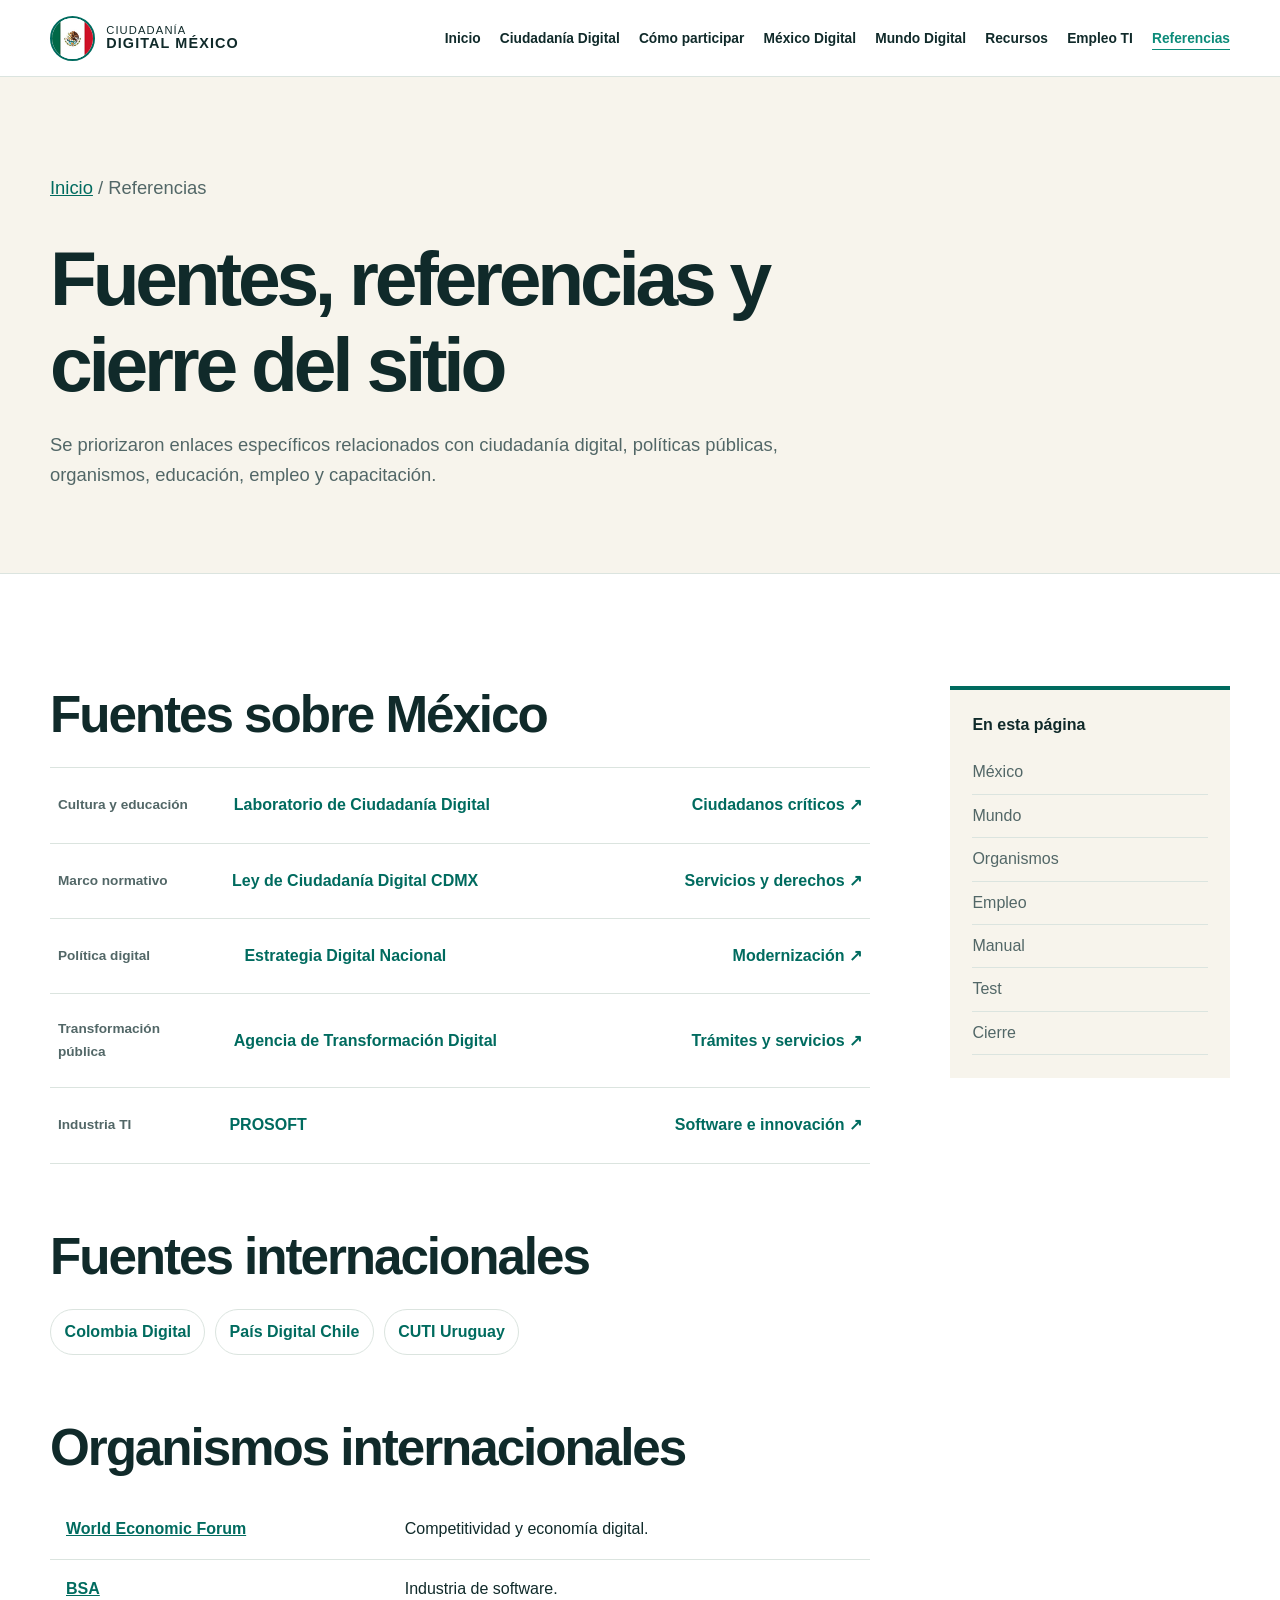
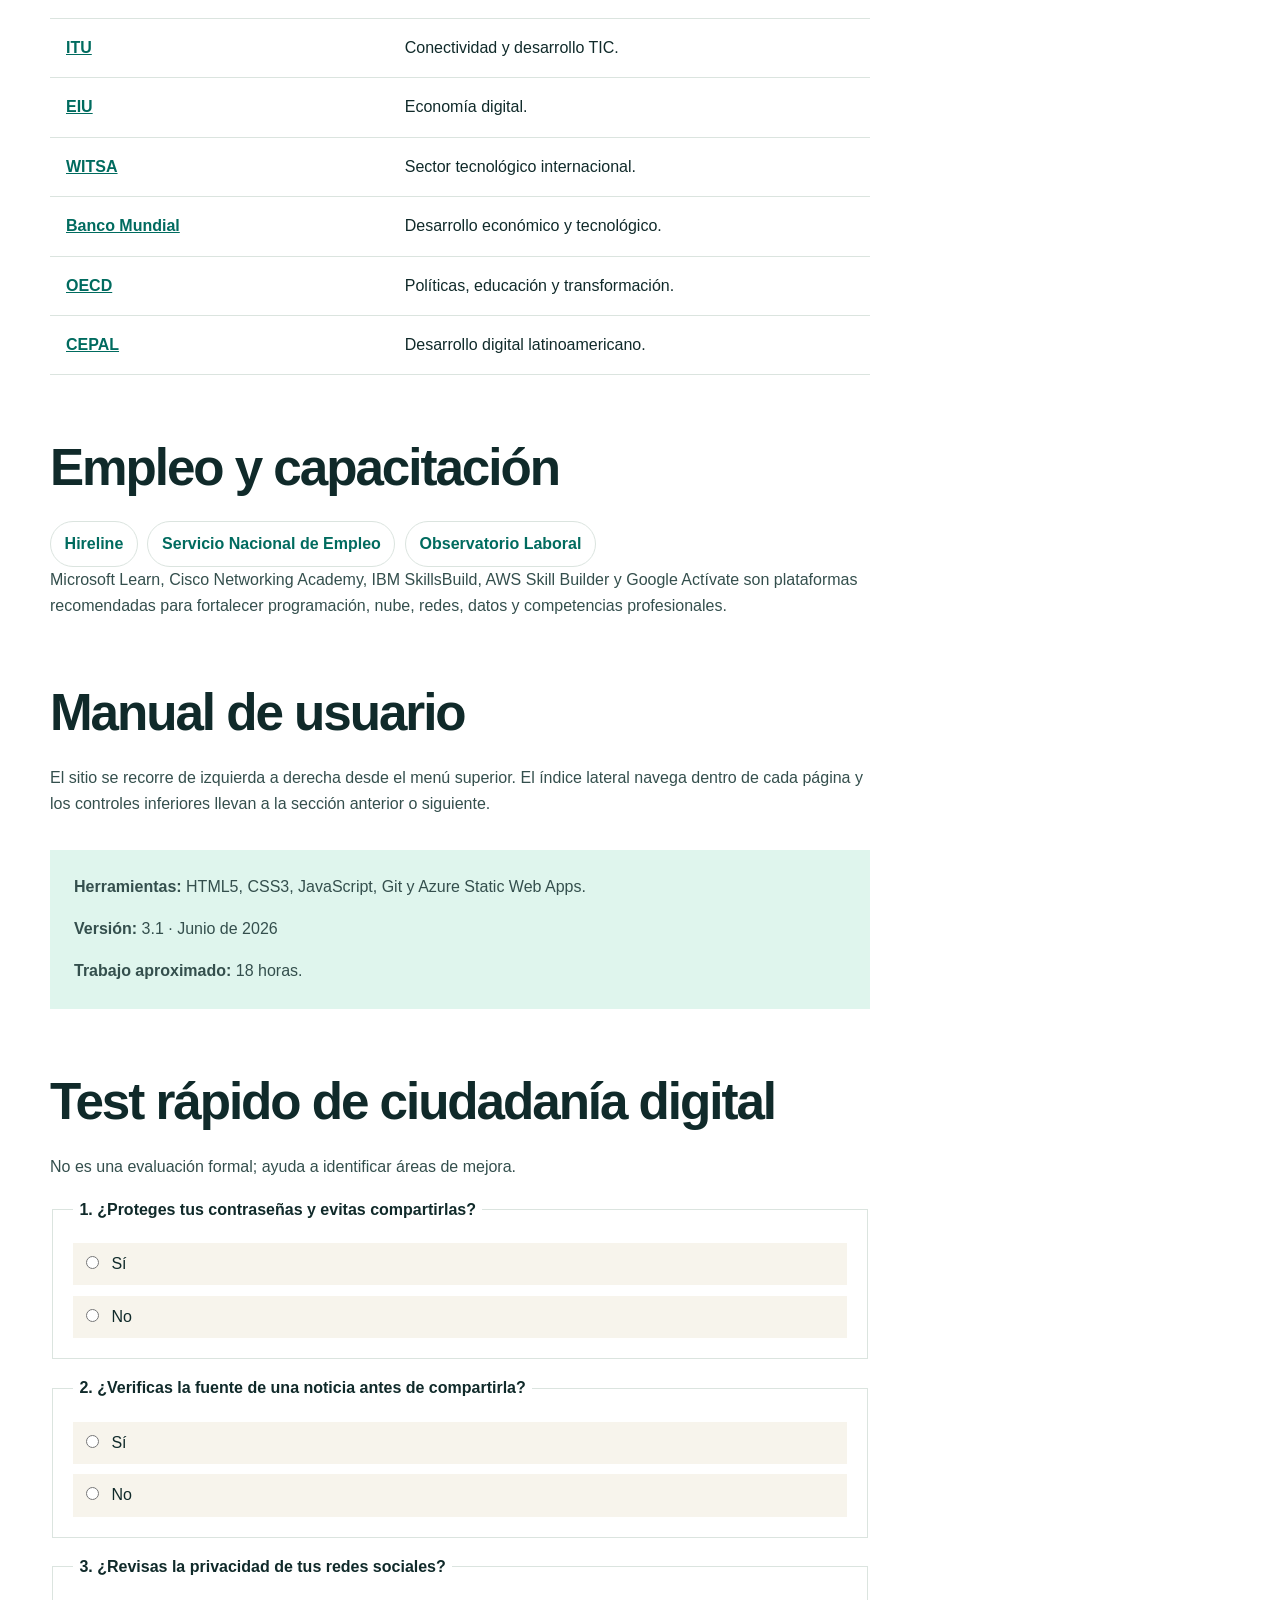
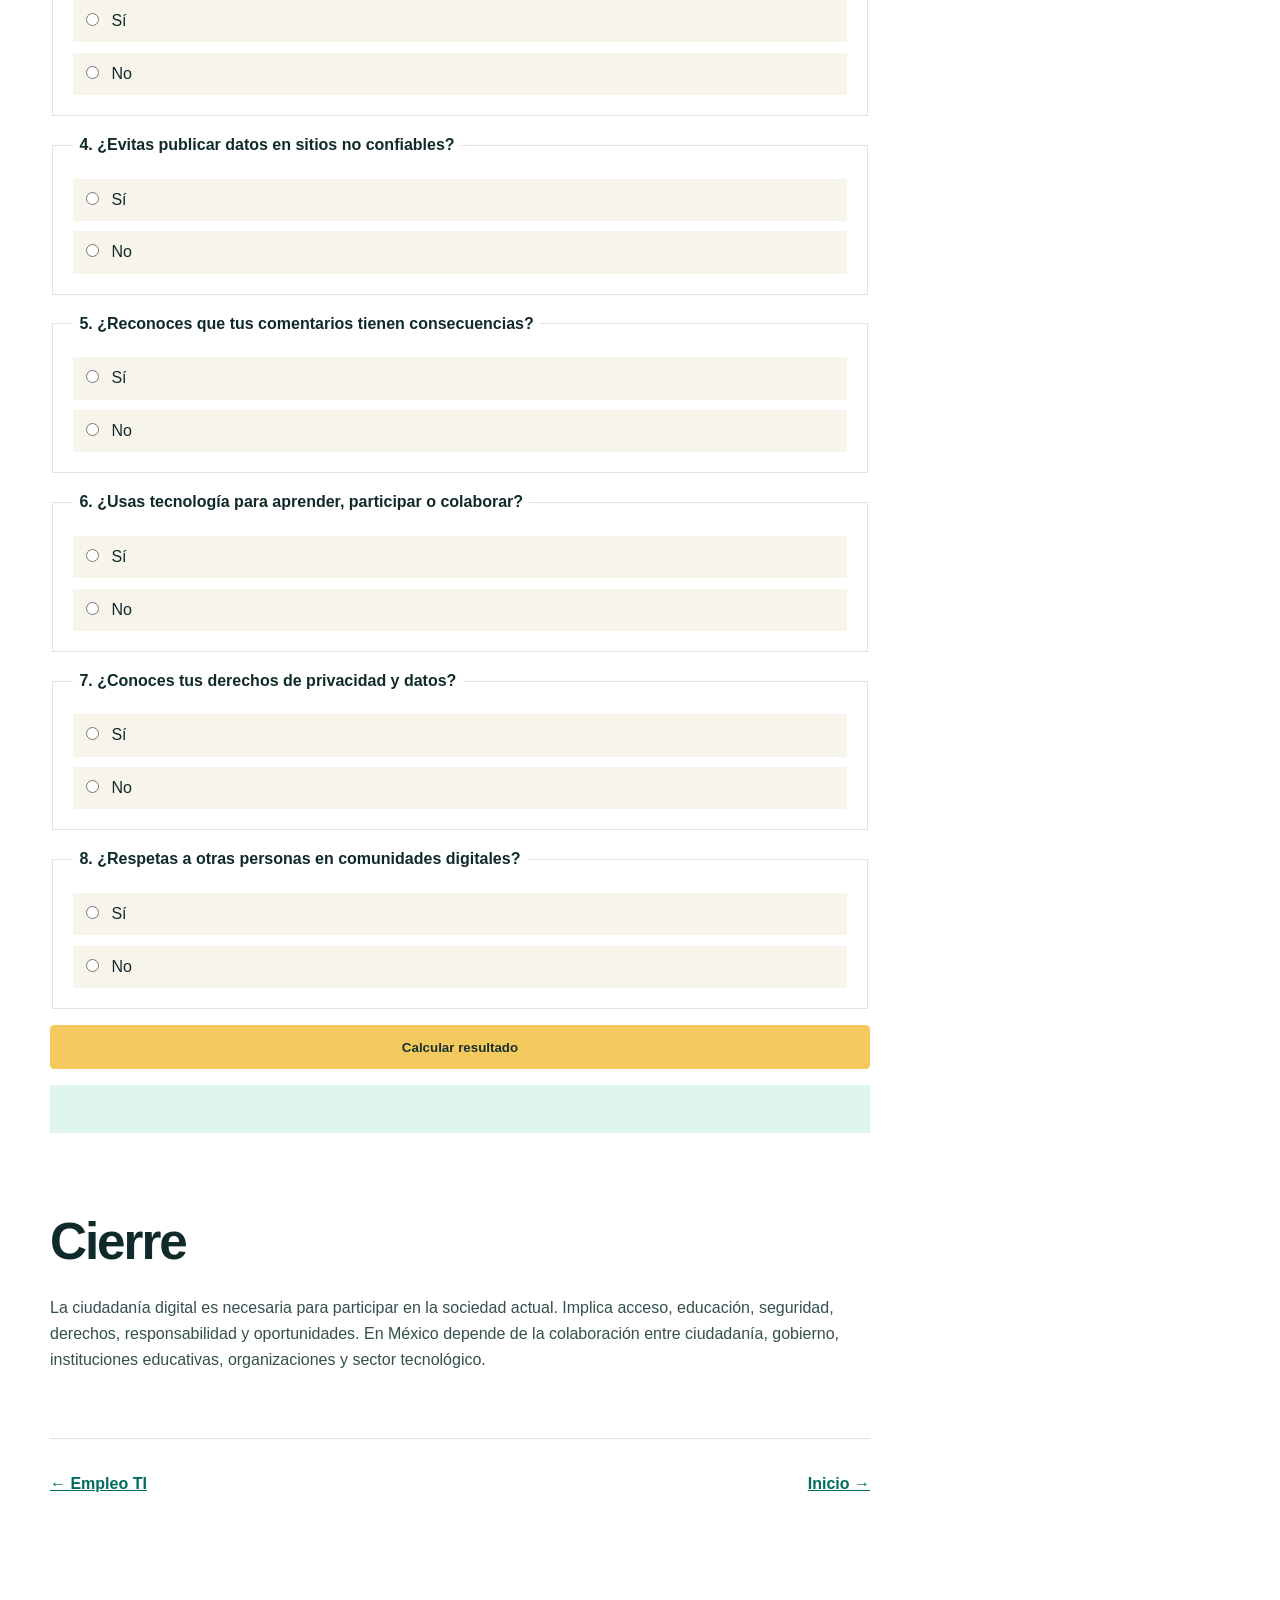
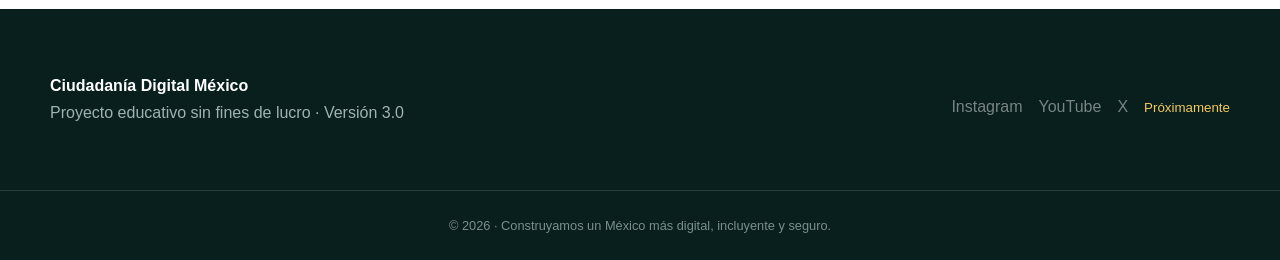
<file: src/pages/referencias.html>
<!doctype html><html lang="es"><head><meta charset="utf-8"><meta name="viewport" content="width=device-width,initial-scale=1"><title>Fuentes, referencias y cierre</title><link rel="stylesheet" href="../styles.css"><script src="../site.js" defer></script></head><body><a class="skip-link" href="#contenido">Saltar al contenido</a><header id="site-header"></header><main id="contenido"><section class="page-hero"><div class="container"><p class="breadcrumbs"><a href="../index.html">Inicio</a> / Referencias</p><h1>Fuentes, referencias y cierre del sitio</h1><p>Se priorizaron enlaces específicos relacionados con ciudadanía digital, políticas públicas, organismos, educación, empleo y capacitación.</p></div></section><section class="section"><div class="container content-layout"><article class="article"><h2 id="mexico">Fuentes sobre México</h2><div class="resource-list"><a target="_blank" rel="noopener" href="https://www.gob.mx/cultura/prensa/laboratorio-de-ciudadania-digital-dinamico-cruce-entre-las-artes-la-cultura-y-la-ciencia"><span>Cultura y educación</span><strong>Laboratorio de Ciudadanía Digital</strong><em>Ciudadanos críticos ↗</em></a><a target="_blank" rel="noopener" href="https://www.congresocdmx.gob.mx/media/documentos/689713b5e0918597c8dff3e5fbf377b08014ce6c.pdf"><span>Marco normativo</span><strong>Ley de Ciudadanía Digital CDMX</strong><em>Servicios y derechos ↗</em></a><a target="_blank" rel="noopener" href="https://www.dof.gob.mx/nota_detalle.php?codigo=5628886&fecha=06/09/2021#gsc.tab=0"><span>Política digital</span><strong>Estrategia Digital Nacional</strong><em>Modernización ↗</em></a><a target="_blank" rel="noopener" href="https://www.gob.mx/presidencia/prensa/presidenta-claudia-sheinbaum-presenta-la-nueva-agencia-de-transformacion-digital-para-simplificar-tramites-y-evitar-la-corrupcion"><span>Transformación pública</span><strong>Agencia de Transformación Digital</strong><em>Trámites y servicios ↗</em></a><a target="_blank" rel="noopener" href="https://prosoft.economia.gob.mx/"><span>Industria TI</span><strong>PROSOFT</strong><em>Software e innovación ↗</em></a></div><h2 id="mundo">Fuentes internacionales</h2><div class="tag-list"><a target="_blank" rel="noopener" href="https://colombiadigital.net/">Colombia Digital</a><a target="_blank" rel="noopener" href="https://paisdigital.org/">País Digital Chile</a><a target="_blank" rel="noopener" href="https://cuti.org.uy/">CUTI Uruguay</a></div><h2 id="organismos">Organismos internacionales</h2><table class="data-table"><tbody><tr><td><a target="_blank" rel="noopener" href="https://www.weforum.org/">World Economic Forum</a></td><td>Competitividad y economía digital.</td></tr><tr><td><a target="_blank" rel="noopener" href="https://www.bsa.org/es">BSA</a></td><td>Industria de software.</td></tr><tr><td><a target="_blank" rel="noopener" href="https://www.itu.int/es/Pages/default.aspx#/es">ITU</a></td><td>Conectividad y desarrollo TIC.</td></tr><tr><td><a target="_blank" rel="noopener" href="https://www.eiu.com/n/">EIU</a></td><td>Economía digital.</td></tr><tr><td><a target="_blank" rel="noopener" href="https://www.witsa.org/">WITSA</a></td><td>Sector tecnológico internacional.</td></tr><tr><td><a target="_blank" rel="noopener" href="https://www.bancomundial.org/ext/es/home">Banco Mundial</a></td><td>Desarrollo económico y tecnológico.</td></tr><tr><td><a target="_blank" rel="noopener" href="https://www.oecd.org/">OECD</a></td><td>Políticas, educación y transformación.</td></tr><tr><td><a target="_blank" rel="noopener" href="https://www.cepal.org/es">CEPAL</a></td><td>Desarrollo digital latinoamericano.</td></tr></tbody></table><h2 id="empleo">Empleo y capacitación</h2><div class="tag-list"><a target="_blank" rel="noopener" href="https://hireline.io/mx/empleos">Hireline</a><a target="_blank" rel="noopener" href="https://www.empleo.gob.mx/">Servicio Nacional de Empleo</a><a target="_blank" rel="noopener" href="https://www.observatoriolaboral.gob.mx/">Observatorio Laboral</a></div><p>Microsoft Learn, Cisco Networking Academy, IBM SkillsBuild, AWS Skill Builder y Google Actívate son plataformas recomendadas para fortalecer programación, nube, redes, datos y competencias profesionales.</p><h2 id="manual">Manual de usuario</h2><p>El sitio se recorre de izquierda a derecha desde el menú superior. El índice lateral navega dentro de cada página y los controles inferiores llevan a la sección anterior o siguiente.</p><div class="project-data"><p><strong>Herramientas:</strong> HTML5, CSS3, JavaScript, Git y Azure Static Web Apps.</p><p><strong>Versión:</strong> 3.1 · Junio de 2026</p><p><strong>Trabajo aproximado:</strong> 18 horas.</p></div><h2 id="test">Test rápido de ciudadanía digital</h2><p>No es una evaluación formal; ayuda a identificar áreas de mejora.</p><form id="quiz" class="quiz"><fieldset><legend>1. ¿Proteges tus contraseñas y evitas compartirlas?</legend><label><input type="radio" name="q1" value="1" required> Sí</label><label><input type="radio" name="q1" value="0"> No</label></fieldset><fieldset><legend>2. ¿Verificas la fuente de una noticia antes de compartirla?</legend><label><input type="radio" name="q2" value="1" required> Sí</label><label><input type="radio" name="q2" value="0"> No</label></fieldset><fieldset><legend>3. ¿Revisas la privacidad de tus redes sociales?</legend><label><input type="radio" name="q3" value="1" required> Sí</label><label><input type="radio" name="q3" value="0"> No</label></fieldset><fieldset><legend>4. ¿Evitas publicar datos en sitios no confiables?</legend><label><input type="radio" name="q4" value="1" required> Sí</label><label><input type="radio" name="q4" value="0"> No</label></fieldset><fieldset><legend>5. ¿Reconoces que tus comentarios tienen consecuencias?</legend><label><input type="radio" name="q5" value="1" required> Sí</label><label><input type="radio" name="q5" value="0"> No</label></fieldset><fieldset><legend>6. ¿Usas tecnología para aprender, participar o colaborar?</legend><label><input type="radio" name="q6" value="1" required> Sí</label><label><input type="radio" name="q6" value="0"> No</label></fieldset><fieldset><legend>7. ¿Conoces tus derechos de privacidad y datos?</legend><label><input type="radio" name="q7" value="1" required> Sí</label><label><input type="radio" name="q7" value="0"> No</label></fieldset><fieldset><legend>8. ¿Respetas a otras personas en comunidades digitales?</legend><label><input type="radio" name="q8" value="1" required> Sí</label><label><input type="radio" name="q8" value="0"> No</label></fieldset><button class="button" type="submit">Calcular resultado</button><p id="quiz-result" class="quiz-result" tabindex="-1" aria-live="polite"></p></form><h2 id="cierre">Cierre</h2><p>La ciudadanía digital es necesaria para participar en la sociedad actual. Implica acceso, educación, seguridad, derechos, responsabilidad y oportunidades. En México depende de la colaboración entre ciudadanía, gobierno, instituciones educativas, organizaciones y sector tecnológico.</p><div class="next-page"><a href="empleo-ti.html">← Empleo TI</a><a href="../index.html">Inicio →</a></div></article><aside class="side-nav"><strong>En esta página</strong><a href="#mexico">México</a><a href="#mundo">Mundo</a><a href="#organismos">Organismos</a><a href="#empleo">Empleo</a><a href="#manual">Manual</a><a href="#test">Test</a><a href="#cierre">Cierre</a></aside></div></section></main><footer id="site-footer"></footer></body></html>
</file>
<file: src/styles.css>
:root{--ink:#102a2a;--muted:#526767;--green:#006b5f;--green-2:#0b8b79;--mint:#dff5ed;--cream:#f7f4ec;--yellow:#f4c95d;--white:#fff;--line:#dbe4df;--max:1180px}
*{box-sizing:border-box}html{scroll-behavior:smooth;scroll-padding-top:90px}body{margin:0;color:var(--ink);background:var(--white);font-family:"DM Sans",sans-serif;line-height:1.65}h1,h2,h3,p{margin-top:0}h1,h2,h3{font-family:Manrope,sans-serif;line-height:1.12}h1{font-size:clamp(2.8rem,7vw,5.8rem);letter-spacing:-.055em;margin-bottom:1.4rem}h2{font-size:clamp(2rem,4vw,3.5rem);letter-spacing:-.04em;margin-bottom:1.5rem}h3{font-size:1.22rem}a{color:inherit}.container{width:min(calc(100% - 40px),var(--max));margin-inline:auto}.narrow{max-width:850px}.skip-link{position:fixed;left:1rem;top:-100px;background:var(--yellow);padding:.7rem 1rem;z-index:99}.skip-link:focus{top:1rem}.site-header{position:sticky;top:0;z-index:20;background:rgba(255,255,255,.93);backdrop-filter:blur(15px);border-bottom:1px solid var(--line)}.nav{min-height:76px;display:flex;align-items:center;justify-content:space-between;gap:2rem}.brand{display:flex;align-items:center;gap:.7rem;text-decoration:none;text-transform:uppercase;font-size:.7rem;line-height:1.1;letter-spacing:.1em}.brand strong{font-size:.9rem}.brand img{width:45px;height:45px;object-fit:cover;border-radius:50%;border:2px solid var(--green)}.menu summary{display:none}.menu ul{display:flex;flex-wrap:wrap;gap:1.2rem;list-style:none;margin:0;padding:0}.menu a{text-decoration:none;font-size:.86rem;font-weight:700}.menu a:hover{color:var(--green-2)}.hero{min-height:calc(100vh - 76px);display:grid;place-items:center;background:radial-gradient(circle at 85% 20%,#28a993 0,transparent 25%),linear-gradient(130deg,#003f3b,#00796c);color:white;overflow:hidden}.hero-grid{display:grid;grid-template-columns:1.5fr .65fr;gap:5rem;align-items:end;padding-block:7rem}.eyebrow{text-transform:uppercase;letter-spacing:.18em;font-weight:800;font-size:.76rem;color:var(--green-2);margin-bottom:1rem}.hero .eyebrow,.dark .eyebrow{color:#7fe0cf}.lead{font-size:clamp(1.05rem,2vw,1.35rem);max-width:720px;color:#d8eeea}.actions{display:flex;gap:.8rem;flex-wrap:wrap;margin-top:2rem}.button{display:inline-block;padding:.85rem 1.25rem;border-radius:4px;background:var(--yellow);color:#18332d;text-decoration:none;font-weight:800;border:1px solid var(--yellow)}.button:hover{transform:translateY(-2px)}.button-ghost{background:transparent;color:white;border-color:#a1d7cf}.button.small{font-size:.9rem}.hero-card{border-left:1px solid #69b9ad;padding-left:2rem}.hero-number{font:800 4rem/1 Manrope;color:#55b7a9}.hero-card p{color:#cce4df}.section{padding:7rem 0}.section.alt{background:var(--cream)}.section.dark{background:#102f2d;color:white}.section.dark p{color:#c5d9d6}.section-heading{display:grid;grid-template-columns:1fr .7fr;gap:4rem;align-items:end;margin-bottom:2.5rem}.section-heading>p{color:var(--muted);font-size:1.06rem}.grid{display:grid;gap:1.25rem}.grid.three{grid-template-columns:repeat(3,1fr)}.grid.two{grid-template-columns:repeat(2,1fr);gap:3rem}.card{padding:2rem;background:white;border:1px solid var(--line);border-radius:8px}.alt .card{background:#fffcf5}.card .icon{display:inline-grid;place-items:center;width:42px;height:42px;margin-bottom:2rem;background:var(--mint);color:var(--green);border-radius:50%;font-weight:800}.card p{color:var(--muted);margin-bottom:0}.compact .card{padding:1.4rem}.compact .card h3{margin-bottom:.45rem}.callout{display:grid;grid-template-columns:.35fr 1fr;gap:2rem;margin-top:3rem;padding:2rem;border-left:5px solid var(--yellow);background:var(--cream)}.callout p{margin:0}.trend{display:grid;grid-template-columns:1fr 1fr;margin-top:2.5rem;border:1px solid #cadbd5}.trend>div{padding:2rem}.trend>div+div{border-left:1px solid #cadbd5}.dark article{border-top:1px solid #41615d;padding-top:1.5rem}.text-link{color:#8fe1d3;font-weight:700}.note{font-size:.85rem;color:var(--muted);margin-top:2rem}.country-grid{display:grid;grid-template-columns:repeat(4,1fr);border:1px solid var(--line)}.country{padding:2rem;min-height:310px}.country+.country{border-left:1px solid var(--line)}.country b{font:800 3rem Manrope;color:#bedbd4}.country a,.resource-list a,.stats a{color:var(--green);font-weight:800}.country.featured{background:var(--green);color:white}.country.featured b{color:#61c4b3}.country.featured a{color:#fff}.stats{display:grid;grid-template-columns:repeat(3,1fr);gap:1.2rem}.stats article{display:flex;flex-direction:column;gap:1rem;padding:2rem;background:white;border-top:5px solid var(--green)}.stats strong{font:800 2rem Manrope}.resource-list{border-top:1px solid var(--line)}.resource-list a{display:grid;grid-template-columns:.35fr 1fr auto;gap:1.5rem;align-items:center;padding:1.5rem .5rem;text-decoration:none;border-bottom:1px solid var(--line)}.resource-list a:hover{background:var(--cream)}.resource-list span{color:var(--muted);font-size:.85rem}.resource-list em{font-style:normal}.dark ol{padding-left:1.2rem}.chips{display:flex;flex-wrap:wrap;gap:.7rem;margin-top:3rem}.chips a{padding:.6rem 1rem;border:1px solid #58716e;border-radius:99px;text-decoration:none}.chips a:hover{background:white;color:var(--ink)}.steps article{position:relative;padding:1.8rem;background:var(--mint)}.steps span{font:800 3rem Manrope;color:#78b9ad}.subheading{margin:3rem 0 1.2rem}.allies{display:flex;flex-wrap:wrap;gap:.7rem}.allies span{padding:.65rem 1rem;border:1px solid var(--line);font-weight:700}.glossary{display:grid;grid-template-columns:1fr 1fr;gap:.8rem}.glossary details{background:white;border:1px solid var(--line);padding:1rem 1.2rem}.glossary summary{font-weight:800;cursor:pointer}.glossary p{margin:.8rem 0 0;color:var(--muted)}.manual{padding-left:1.2rem}.manual li{padding:.8rem 0;border-bottom:1px solid var(--line)}.project-data{margin-top:2rem;padding:1.5rem;background:var(--mint)}.project-data p:last-child{margin-bottom:0}.references{padding-left:1.2rem}.references li{margin-bottom:.8rem}.references a{color:var(--green);font-weight:700}footer{background:#081f1e;color:white;padding:4rem 0 1.5rem}.footer-grid{display:flex;justify-content:space-between;gap:2rem}.footer-grid p{color:#9db4b1}.social{display:flex;align-items:center;gap:1rem}.social span{opacity:.45}.social small{color:var(--yellow)}.copyright{text-align:center;color:#77908d;border-top:1px solid #26403e;margin:3rem 0 0;padding-top:1.5rem;font-size:.8rem}
@media(max-width:850px){.menu summary{display:block;cursor:pointer;font-weight:800}.menu ul{position:absolute;left:0;right:0;top:76px;padding:1.5rem 20px;background:white;border-bottom:1px solid var(--line);display:grid}.menu:not([open]) ul{display:none}.hero-grid,.section-heading{grid-template-columns:1fr;gap:2rem}.hero-grid{padding-block:4rem}.hero-card{max-width:600px}.grid.three,.grid.two,.stats{grid-template-columns:1fr}.country-grid{grid-template-columns:1fr 1fr}.country:nth-child(3){border-left:0;border-top:1px solid var(--line)}.country:nth-child(4){border-top:1px solid var(--line)}.resource-list a{grid-template-columns:1fr auto}.resource-list span{grid-column:1/-1}.section{padding:5rem 0}}
@media(max-width:550px){.container{width:min(calc(100% - 28px),var(--max))}h1{font-size:2.8rem}.country-grid,.glossary,.trend,.callout{grid-template-columns:1fr}.country+.country{border-left:0;border-top:1px solid var(--line)}.trend>div+div{border-left:0;border-top:1px solid #cadbd5}.footer-grid,.social{flex-direction:column}.social{align-items:flex-start}.section{padding:4rem 0}}
@media(prefers-reduced-motion:reduce){html{scroll-behavior:auto}*{transition:none!important}}

/* Arquitectura multipágina */
.menu a[aria-current="page"]{color:var(--green-2);text-decoration:underline;text-underline-offset:6px}.portal-grid{display:grid;grid-template-columns:repeat(4,1fr);gap:1rem}.portal-card{min-height:270px;padding:1.6rem;display:flex;flex-direction:column;background:white;border:1px solid var(--line);text-decoration:none;transition:transform .2s,border-color .2s}.portal-card:hover{transform:translateY(-5px);border-color:var(--green-2)}.portal-card span{font:800 2.3rem Manrope;color:#a5cbc3}.portal-card h3{font-size:1.3rem;margin-top:1.3rem}.portal-card p{color:var(--muted)}.portal-card b{margin-top:auto;color:var(--green)}.portal-card.accent{background:var(--mint)}.page-hero{padding:6rem 0 4rem;background:var(--cream);border-bottom:1px solid var(--line)}.page-hero h1{max-width:900px;font-size:clamp(2.6rem,6vw,5rem)}.page-hero p{max-width:760px;font-size:1.15rem;color:var(--muted)}.breadcrumbs{font-size:.82rem;margin-bottom:2rem;color:var(--muted)}.breadcrumbs a{color:var(--green)}.content-layout{display:grid;grid-template-columns:minmax(0,1fr) 280px;gap:5rem;align-items:start}.article h2{margin-top:4rem}.article h2:first-child{margin-top:0}.article h3{margin-top:2rem}.article p,.article li{color:#344f4d}.article li{margin-bottom:.65rem}.article a{color:var(--green);font-weight:700}.side-nav{position:sticky;top:105px;border-top:4px solid var(--green);background:var(--cream);padding:1.4rem}.side-nav strong{display:block;margin-bottom:.8rem}.side-nav a{display:block;padding:.5rem 0;color:var(--muted);text-decoration:none;border-bottom:1px solid var(--line)}.side-nav a:hover{color:var(--green)}.source-box{margin-top:3rem;padding:1.5rem;background:var(--mint);border-left:4px solid var(--green)}.source-box ul{margin-bottom:0}.data-table{width:100%;border-collapse:collapse;margin:1.5rem 0}.data-table th,.data-table td{text-align:left;vertical-align:top;padding:1rem;border-bottom:1px solid var(--line)}.data-table th{background:var(--cream)}.tag-list{display:flex;flex-wrap:wrap;gap:.6rem}.tag-list a,.tag-list span{padding:.55rem .85rem;border:1px solid var(--line);border-radius:99px;text-decoration:none}.next-page{display:flex;justify-content:space-between;gap:1rem;margin-top:4rem;padding-top:2rem;border-top:1px solid var(--line)}
@media(max-width:1050px){.portal-grid{grid-template-columns:repeat(2,1fr)}.content-layout{grid-template-columns:1fr}.side-nav{position:static;order:-1}}
@media(max-width:550px){.portal-grid{grid-template-columns:1fr}.page-hero{padding:4rem 0 3rem}.data-table{font-size:.85rem}.data-table th,.data-table td{padding:.65rem}.next-page{flex-direction:column}}
.country-extra{display:flex;gap:1.5rem;align-items:center;margin-top:1rem}.country-extra>b{font:800 3rem Manrope;color:#7eaaa2}.quiz{display:grid;gap:1rem}.quiz fieldset{display:grid;gap:.65rem;padding:1.25rem;border:1px solid var(--line)}.quiz legend{font-weight:800;padding:0 .4rem}.quiz label{padding:.5rem;background:var(--cream);cursor:pointer}.quiz input{margin-right:.5rem}.quiz-result{min-height:3rem;padding:1rem;background:var(--mint);font-weight:800}
.academic-route{list-style:none;counter-reset:route;margin:2rem 0;padding:0;border-top:1px solid var(--line)}.academic-route li{counter-increment:route;border-bottom:1px solid var(--line)}.academic-route a{display:grid;grid-template-columns:2rem .55fr 1fr;gap:1.5rem;align-items:center;padding:1.4rem 0;text-decoration:none}.academic-route a:before{content:"0" counter(route);color:var(--green);font-weight:800}.academic-route span{color:var(--muted)}.academic-route a:hover strong{color:var(--green)}
.article .country.featured h3,.article .country.featured p{color:#fff}.article .country.featured b{color:var(--yellow);font-weight:800}
</file>
